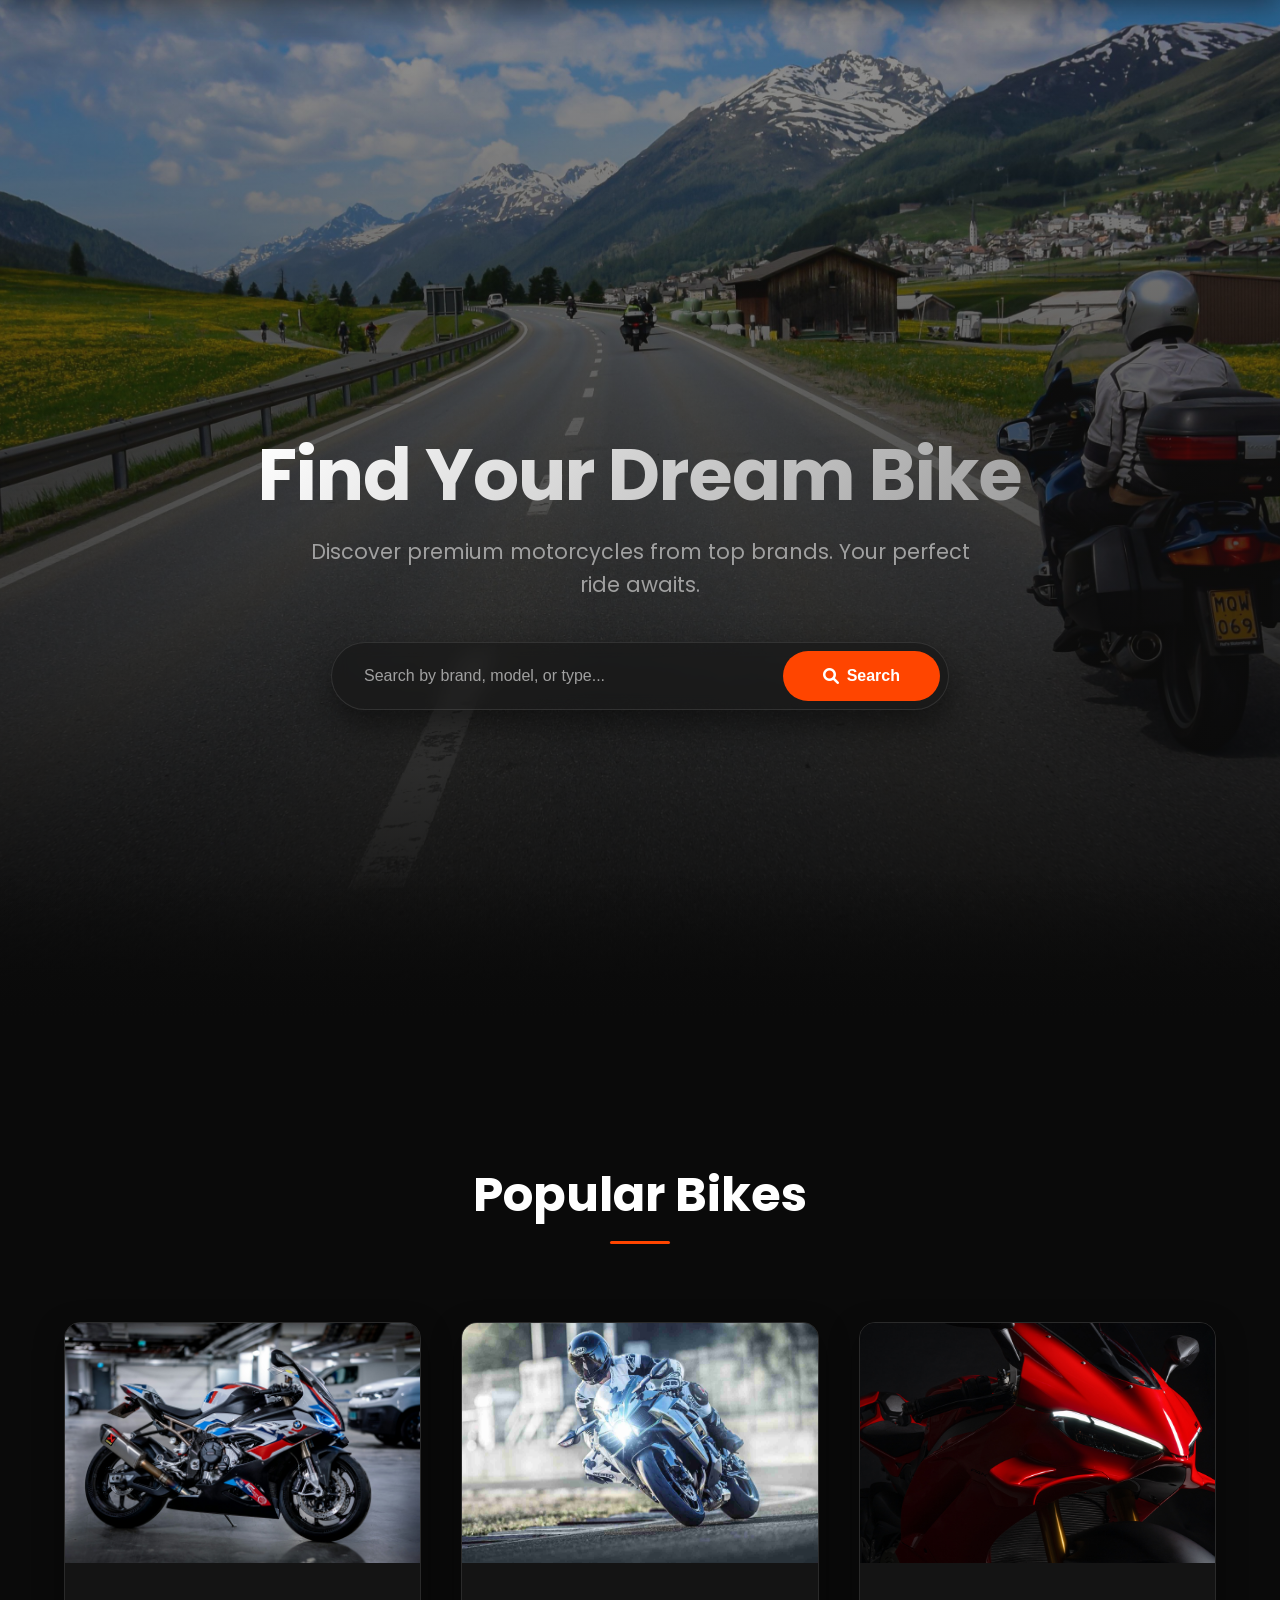
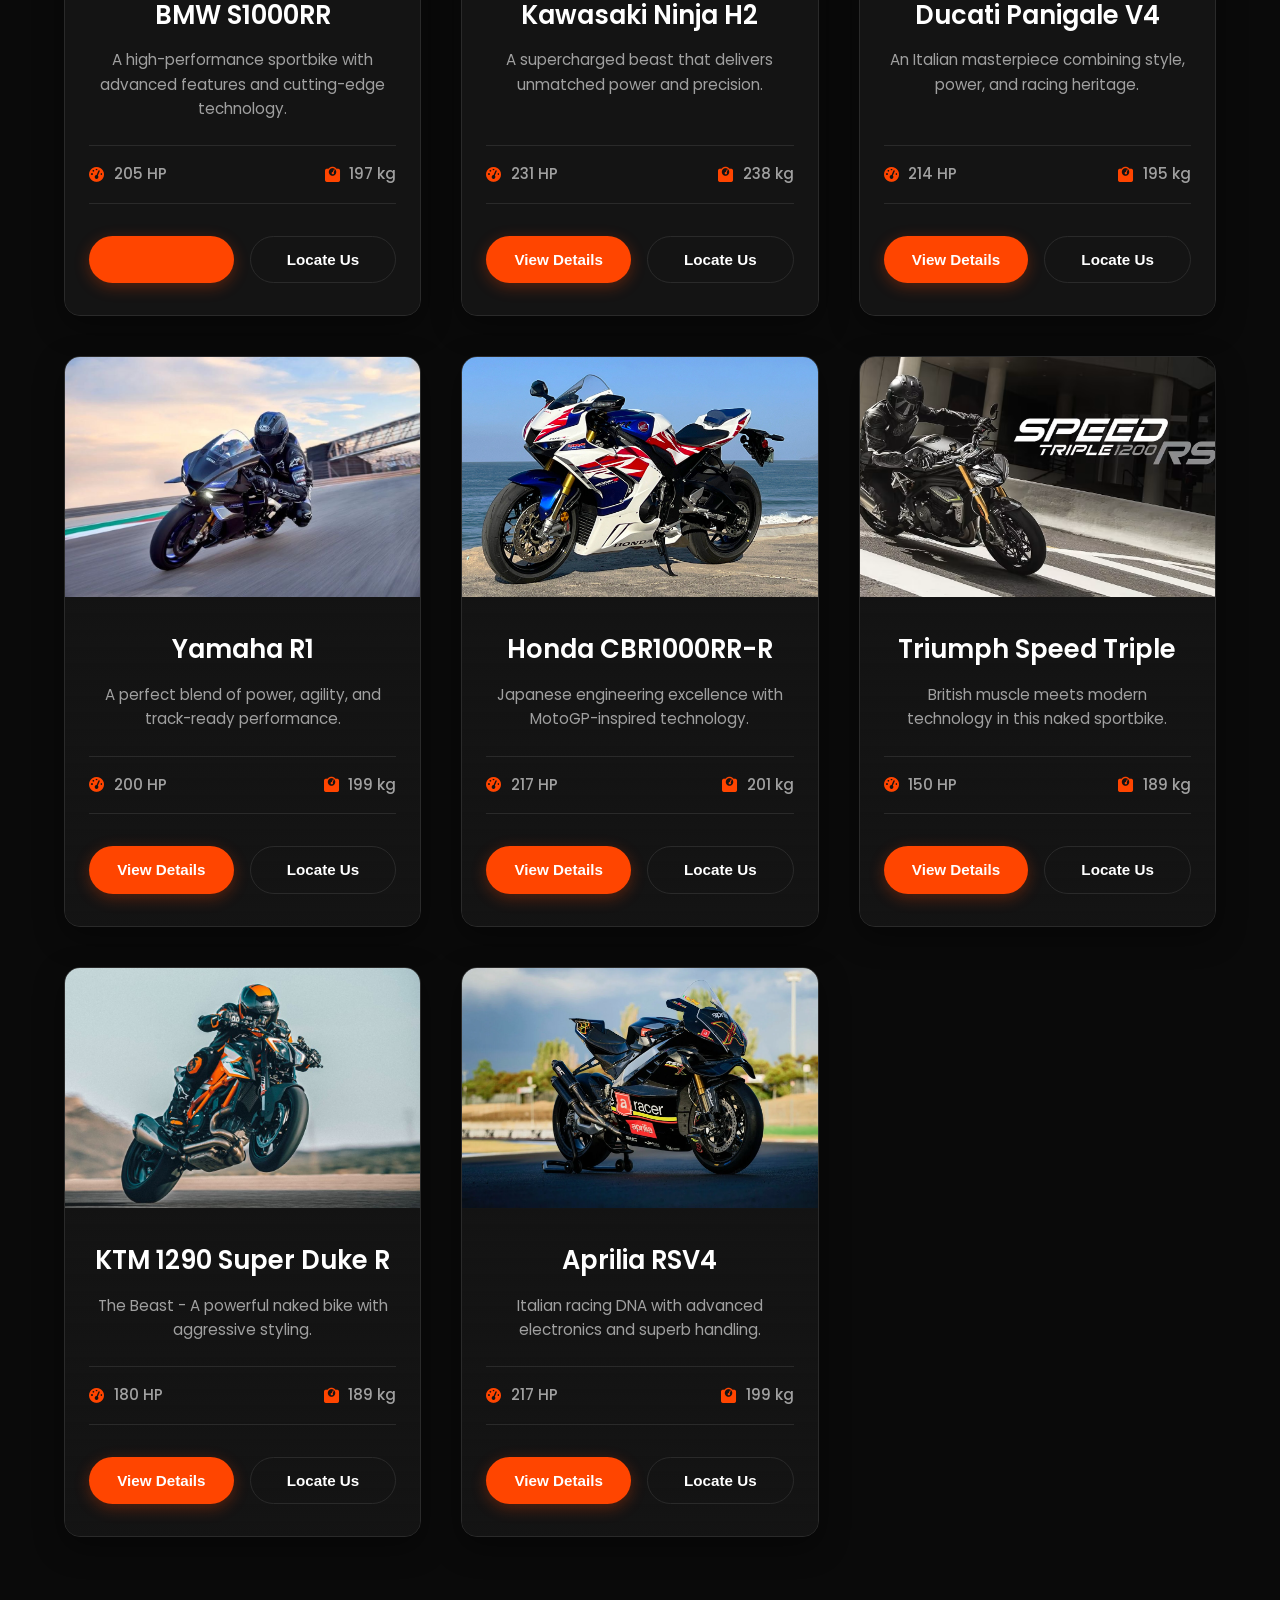
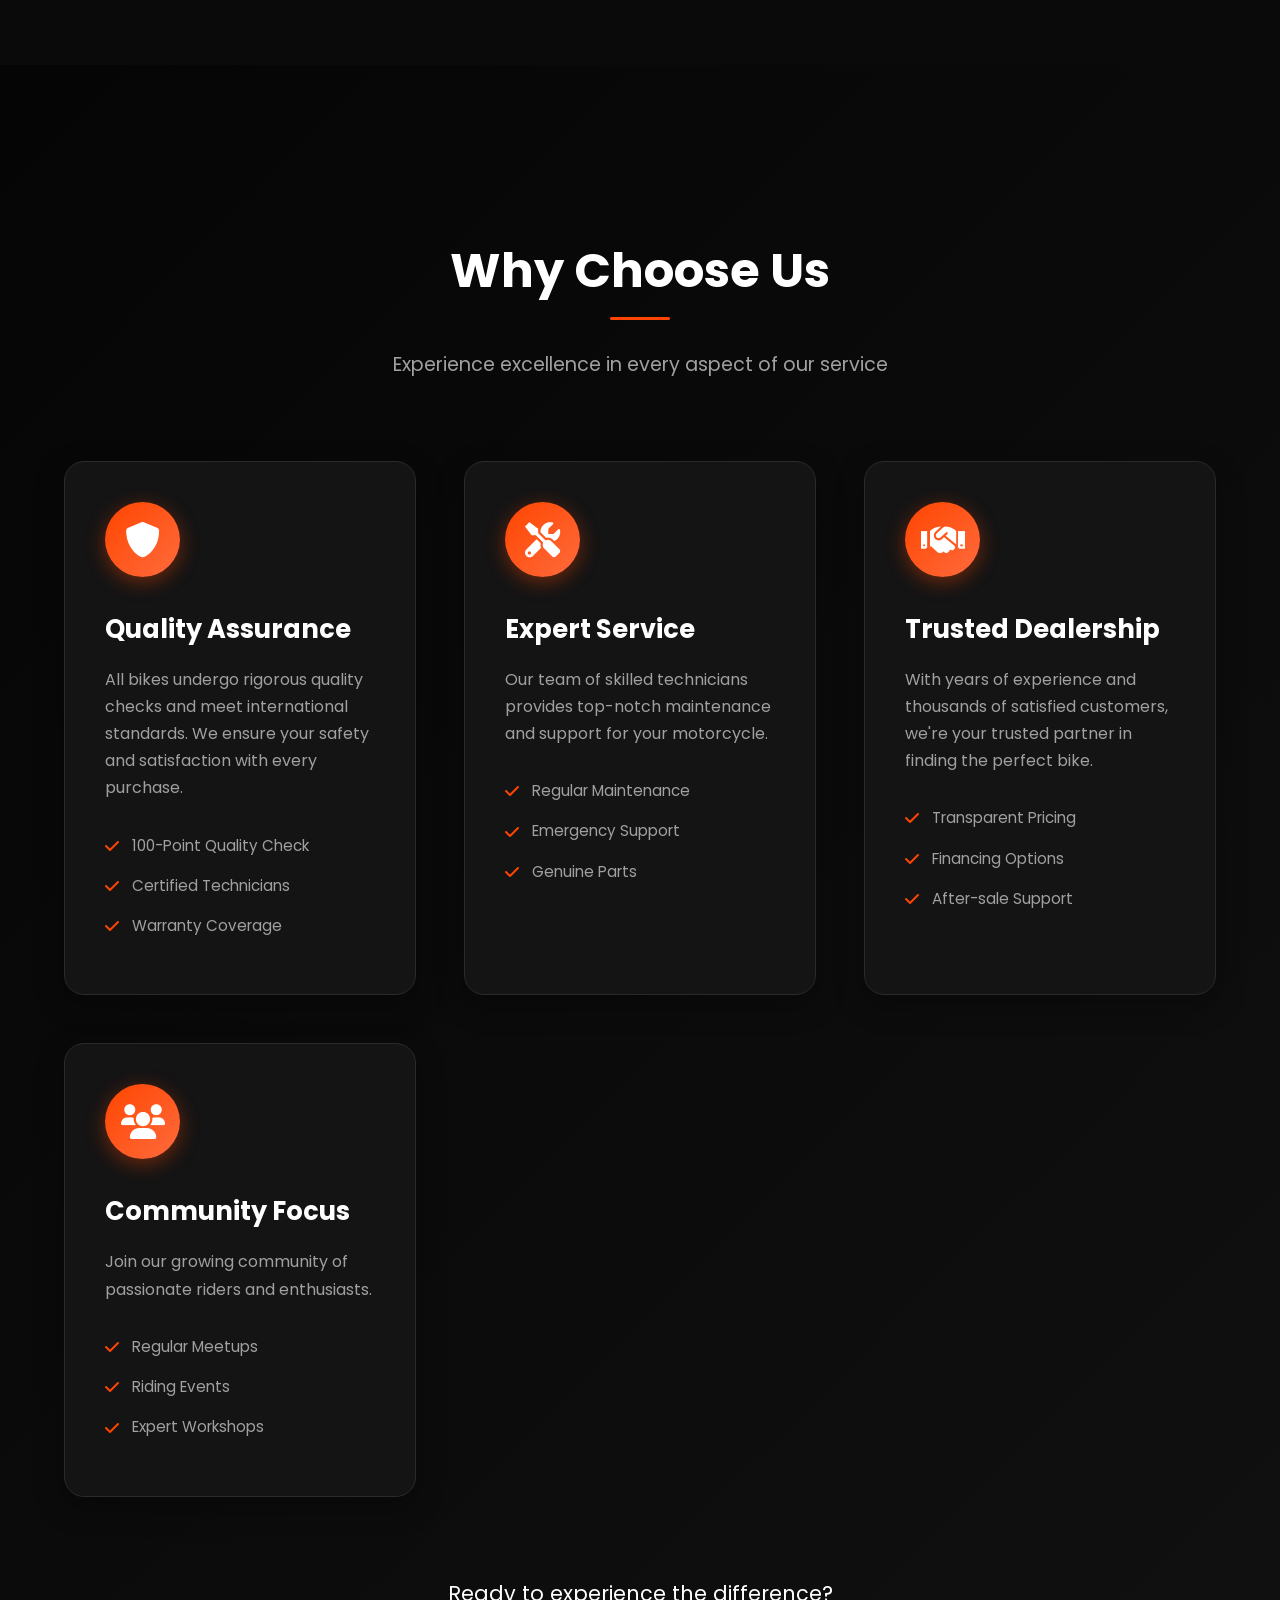
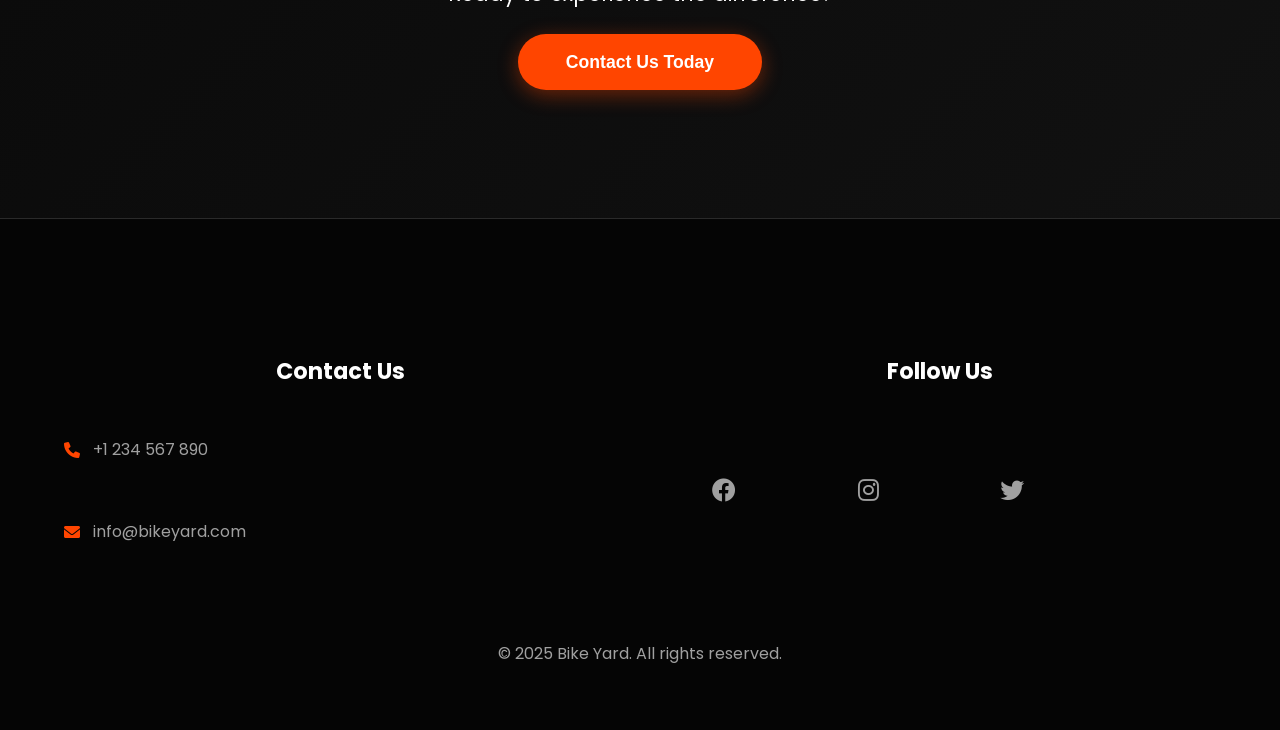
<file: index.html>
<!DOCTYPE html>
<html lang="en">
<head>
    <meta charset="UTF-8">
    <meta name="viewport" content="width=device-width, initial-scale=1.0">
    <meta name="description" content="Find your dream bike at Bike Yard - Browse through a variety of premium motorcycles including BMW, Kawasaki, Ducati, and Yamaha models.">
    <meta name="keywords" content="motorcycles, bikes, BMW, Kawasaki, Ducati, Yamaha, sport bikes, premium bikes">
    <title>Bike Yard | Find Your Dream Bike</title>
    
    <!-- Google Fonts -->
    <link rel="preconnect" href="https://fonts.googleapis.com">
    <link rel="preconnect" href="https://fonts.gstatic.com" crossorigin>
    <link href="https://fonts.googleapis.com/css2?family=Poppins:wght@400;500;600;700&display=swap" rel="stylesheet">
    
    <!-- Font Awesome -->
    <link rel="stylesheet" href="https://cdnjs.cloudflare.com/ajax/libs/font-awesome/6.0.0/css/all.min.css">
    
    <link rel="stylesheet" href="style.css">
    <script defer src="script.js"></script>
</head>
<body>
    <!-- Header Section -->
    <header>
        <div class="header-container">
            <div class="logo" aria-label="Bike Yard Logo">
                <i class="fas fa-motorcycle"></i>
                <span class="logo-text">BIKE YARD</span>
            </div>
        <nav aria-label="Main Navigation">
                <button class="menu-toggle" aria-label="Toggle Menu">§
                    <i class="fas fa-bars"></i>
                </button>
            <ul class="nav-links">
                    <li><a href="index.html" class="active"><i class="fas fa-home"></i> Home</a></li>
                    <li><a href="bikes.html"><i class="fas fa-motorcycle"></i> Bikes</a></li>
                    <li><a href="collection.html"><i class="fas fa-images"></i> Collection</a></li>
                    
                    <li><a href="contact.html"><i class="fas fa-envelope"></i> Contact</a></li>
            </ul>
        </nav>
            <div class="header-actions">
                <button class="btn-login">
                    <i class="fas fa-user"></i>
                    <span>Login</span>
                </button>

            </div>
        </div>
    </header>

    <!-- Hero Section -->
    <main>
        <section class="hero" aria-labelledby="hero-title">
            <div class="hero-content">
                <h1 id="hero-title">Find Your Dream Bike</h1>
                <p>Discover premium motorcycles from top brands. Your perfect ride awaits.</p>
                <div class="search-box" role="search">
                    <label for="search" class="visually-hidden">Search for your dream bike</label>
                    <input type="text" id="search" placeholder="Search by brand, model, or type...">
                    <button onclick="searchBike()" aria-label="Search for Bike">
                        <i class="fas fa-search"></i> Search
                    </button>
                </div>
            </div>
        </section>

        <!-- Popular Bikes Section -->
        <section class="popular-bikes" aria-labelledby="popular-bikes-title">
            <h2 id="popular-bikes-title">Popular Bikes</h2>
            <div class="bikes-container">
                <article class="bike-card">
                    <img src="images/bmw.jpeg" alt="BMW S1000RR" class="bike-image">
                    <div class="bike-info">
                        <h3>BMW S1000RR</h3>
                        <p>A high-performance sportbike with advanced features and cutting-edge technology.</p>
                        <div class="bike-specs">
                            <span><i class="fas fa-tachometer-alt"></i> 205 HP</span>
                            <span><i class="fas fa-weight"></i> 197 kg</span>
                        </div>
                        <div class="bike-actions">
                            <button class="btn-view"></button>
                            <button class="btn-locate">Locate Us</button>
                        </div>
                    </div>
                </article>
                <article class="bike-card">
                    <img src="images/kawasaki.jpg" alt="Kawasaki Ninja H2" class="bike-image">
                    <div class="bike-info">
                        <h3>Kawasaki Ninja H2</h3>
                        <p>A supercharged beast that delivers unmatched power and precision.</p>
                        <div class="bike-specs">
                            <span><i class="fas fa-tachometer-alt"></i> 231 HP</span>
                            <span><i class="fas fa-weight"></i> 238 kg</span>
                        </div>
                        <div class="bike-actions">
                            <button class="btn-view">View Details</button>
                            <button class="btn-locate">Locate Us</button>
                        </div>
                    </div>
                </article>
                <article class="bike-card">
                    <img src="images/ducati.jpg" alt="Ducati Panigale V4" class="bike-image">
                    <div class="bike-info">
                        <h3>Ducati Panigale V4</h3>
                        <p>An Italian masterpiece combining style, power, and racing heritage.</p>
                        <div class="bike-specs">
                            <span><i class="fas fa-tachometer-alt"></i> 214 HP</span>
                            <span><i class="fas fa-weight"></i> 195 kg</span>
                        </div>
                        <div class="bike-actions">
                            <button class="btn-view">View Details</button>
                            <button class="btn-locate">Locate Us</button>
                        </div>
                    </div>
                </article>
                <article class="bike-card">
                    <img src="images/yamaha.jpg" alt="Yamaha R1" class="bike-image">
                    <div class="bike-info">
                        <h3>Yamaha R1</h3>
                        <p>A perfect blend of power, agility, and track-ready performance.</p>
                        <div class="bike-specs">
                            <span><i class="fas fa-tachometer-alt"></i> 200 HP</span>
                            <span><i class="fas fa-weight"></i> 199 kg</span>
                        </div>
                        <div class="bike-actions">
                            <button class="btn-view">View Details</button>
                            <button class="btn-locate">Locate Us</button>
                        </div>
                    </div>
                </article>
                <article class="bike-card">
                    <img src="images/honda.jpg" alt="Honda CBR1000RR-R" class="bike-image">
                    <div class="bike-info">
                        <h3>Honda CBR1000RR-R</h3>
                        <p>Japanese engineering excellence with MotoGP-inspired technology.</p>
                        <div class="bike-specs">
                            <span><i class="fas fa-tachometer-alt"></i> 217 HP</span>
                            <span><i class="fas fa-weight"></i> 201 kg</span>
                        </div>
                        <div class="bike-actions">
                            <button class="btn-view">View Details</button>
                            <button class="btn-locate">Locate Us</button>
                        </div>
                    </div>
                </article>
                <article class="bike-card">
                    <img src="images/triumph.avif" alt="Triumph Speed Triple" class="bike-image">
                    <div class="bike-info">
                        <h3>Triumph Speed Triple</h3>
                        <p>British muscle meets modern technology in this naked sportbike.</p>
                        <div class="bike-specs">
                            <span><i class="fas fa-tachometer-alt"></i> 150 HP</span>
                            <span><i class="fas fa-weight"></i> 189 kg</span>
                        </div>
                        <div class="bike-actions">
                            <button class="btn-view">View Details</button>
                            <button class="btn-locate">Locate Us</button>
                        </div>
                    </div>
                </article>
                <article class="bike-card">
                    <img src="images/ktm.jpeg" alt="KTM 1290 Super Duke R" class="bike-image">
                    <div class="bike-info">
                        <h3>KTM 1290 Super Duke R</h3>
                        <p>The Beast - A powerful naked bike with aggressive styling.</p>
                        <div class="bike-specs">
                            <span><i class="fas fa-tachometer-alt"></i> 180 HP</span>
                            <span><i class="fas fa-weight"></i> 189 kg</span>
                        </div>
                        <div class="bike-actions">
                            <button class="btn-view">View Details</button>
                            <button class="btn-locate">Locate Us</button>
                        </div>
                    </div>
                </article>
                <article class="bike-card">
                    <img src="images/apriliarsv4.webp" alt="Aprilia RSV4" class="bike-image">
                    <div class="bike-info">
                        <h3>Aprilia RSV4</h3>
                        <p>Italian racing DNA with advanced electronics and superb handling.</p>
                        <div class="bike-specs">
                            <span><i class="fas fa-tachometer-alt"></i> 217 HP</span>
                            <span><i class="fas fa-weight"></i> 199 kg</span>
                        </div>
                        <div class="bike-actions">
                            <button class="btn-view">View Details</button>
                            <button class="btn-locate">Locate Us</button>
                        </div>
                    </div>
                </article>
            </div>
        </section>

        <!-- Features Section -->
        <section class="features" aria-labelledby="features-title">
            <div class="features-header">
                <h2 id="features-title">Why Choose Us</h2>
                <p class="features-subtitle">Experience excellence in every aspect of our service</p>
            </div>
            <div class="features-container">
                <div class="feature">
                    <div class="feature-icon">
                        <i class="fas fa-shield-alt"></i>
                    </div>
                    <div class="feature-content">
                        <h3>Quality Assurance</h3>
                        <p>All bikes undergo rigorous quality checks and meet international standards. We ensure your safety and satisfaction with every purchase.</p>
                        <ul class="feature-list">
                            <li><i class="fas fa-check"></i> 100-Point Quality Check</li>
                            <li><i class="fas fa-check"></i> Certified Technicians</li>
                            <li><i class="fas fa-check"></i> Warranty Coverage</li>
                        </ul>
                    </div>
                </div>
                <div class="feature">
                    <div class="feature-icon">
                        <i class="fas fa-tools"></i>
                    </div>
                    <div class="feature-content">
                        <h3>Expert Service</h3>
                        <p>Our team of skilled technicians provides top-notch maintenance and support for your motorcycle.</p>
                        <ul class="feature-list">
                            <li><i class="fas fa-check"></i> Regular Maintenance</li>
                            <li><i class="fas fa-check"></i> Emergency Support</li>
                            <li><i class="fas fa-check"></i> Genuine Parts</li>
                        </ul>
                    </div>
                </div>
                <div class="feature">
                    <div class="feature-icon">
                        <i class="fas fa-handshake"></i>
                    </div>
                    <div class="feature-content">
                        <h3>Trusted Dealership</h3>
                        <p>With years of experience and thousands of satisfied customers, we're your trusted partner in finding the perfect bike.</p>
                        <ul class="feature-list">
                            <li><i class="fas fa-check"></i> Transparent Pricing</li>
                            <li><i class="fas fa-check"></i> Financing Options</li>
                            <li><i class="fas fa-check"></i> After-sale Support</li>
                        </ul>
                    </div>
                </div>
                <div class="feature">
                    <div class="feature-icon">
                        <i class="fas fa-users"></i>
                    </div>
                    <div class="feature-content">
                        <h3>Community Focus</h3>
                        <p>Join our growing community of passionate riders and enthusiasts.</p>
                        <ul class="feature-list">
                            <li><i class="fas fa-check"></i> Regular Meetups</li>
                            <li><i class="fas fa-check"></i> Riding Events</li>
                            <li><i class="fas fa-check"></i> Expert Workshops</li>
                        </ul>
                    </div>
                </div>
            </div>
            <div class="features-cta">
                <p>Ready to experience the difference?</p>
                <button class="btn-primary">Contact Us Today</button>
            </div>
        </section>
    </main>

    <!-- Footer Section -->
    <footer>
        <div class="footer-content">
            <div class="footer-section">
                <h3>Contact Us</h3>
                <p><i class="fas fa-phone"></i> +1 234 567 890</p>
                <p><i class="fas fa-envelope"></i> info@bikeyard.com</p>
            </div>
            <div class="footer-section">
                <h3>Follow Us</h3>
                <div class="social-links">
                    <a href="#" aria-label="Facebook"><i class="fab fa-facebook"></i></a>
                    <a href="#" aria-label="Instagram"><i class="fab fa-instagram"></i></a>
                    <a href="#" aria-label="Twitter"><i class="fab fa-twitter"></i></a>
                </div>
            </div>
        </div>
        <div class="footer-bottom">
        <p>&copy; 2025 Bike Yard. All rights reserved.</p>
        </div>
    </footer>
</body>
</html>
</file>
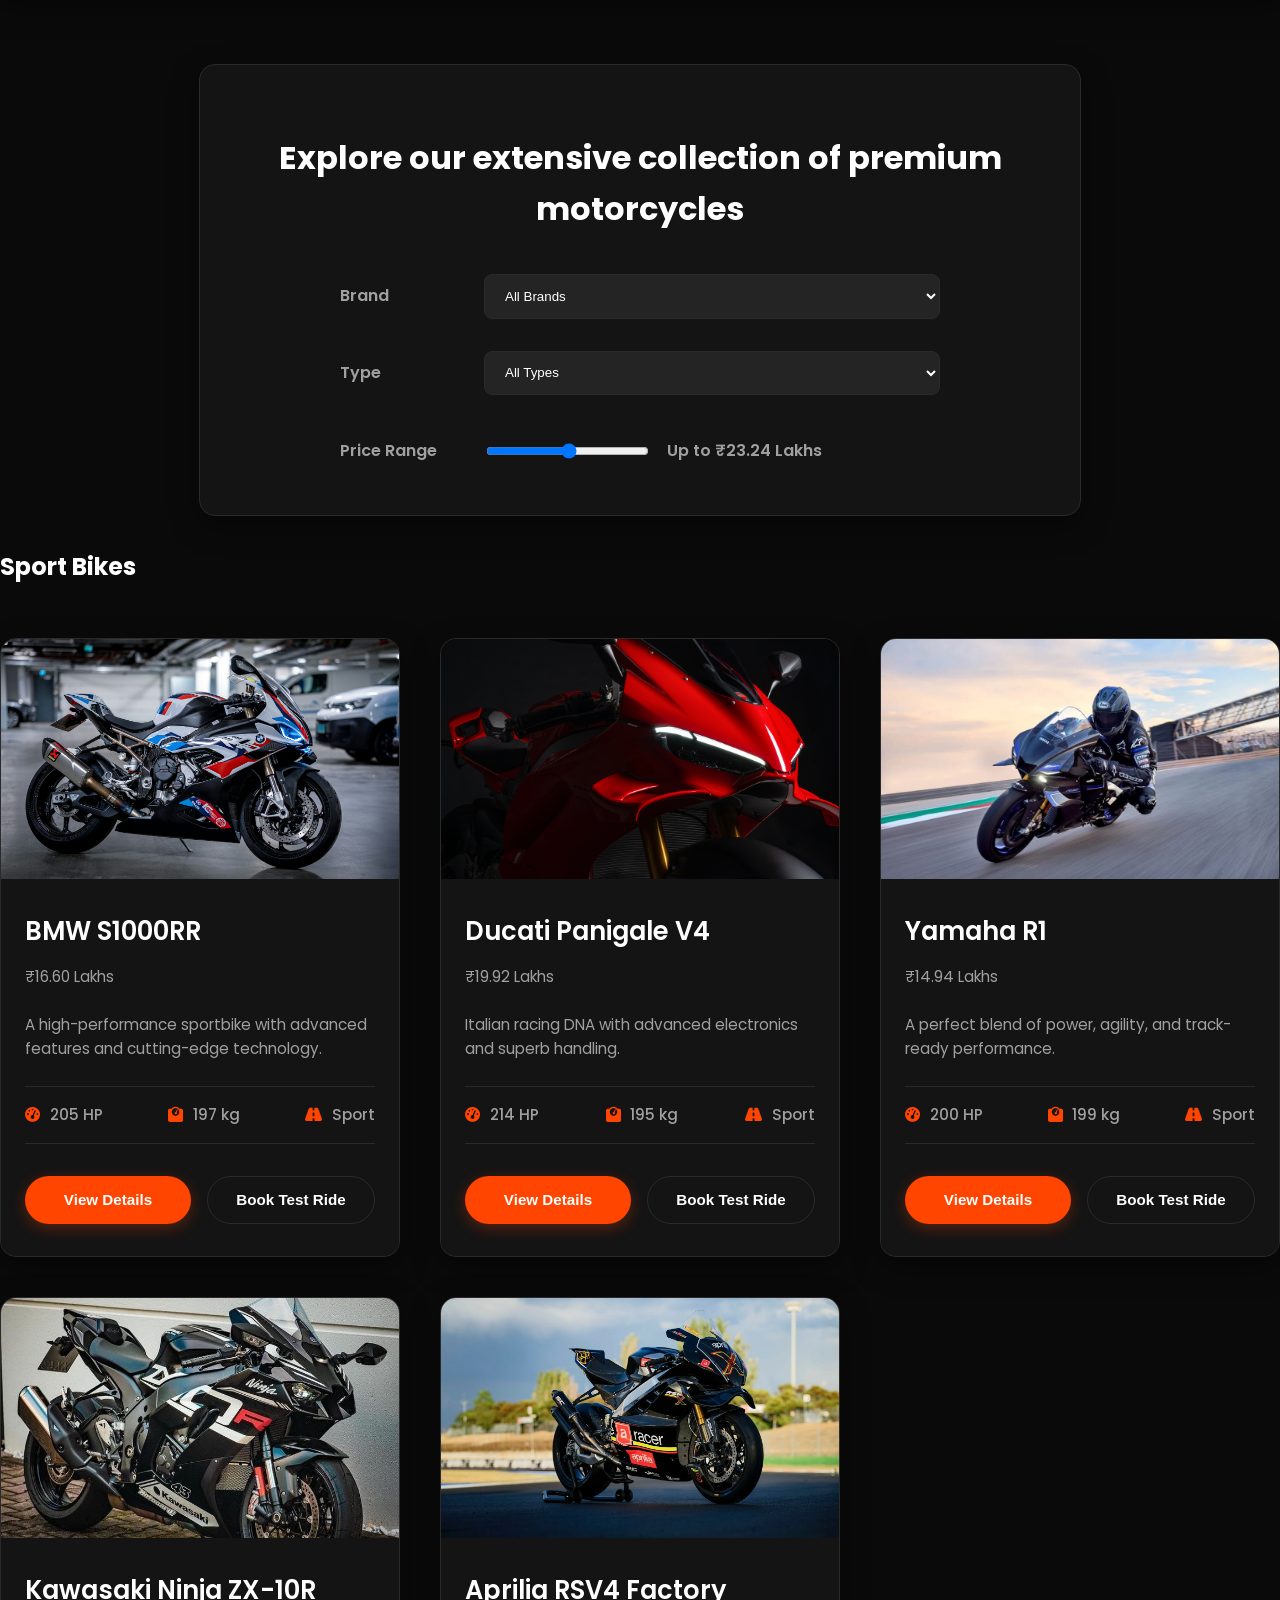
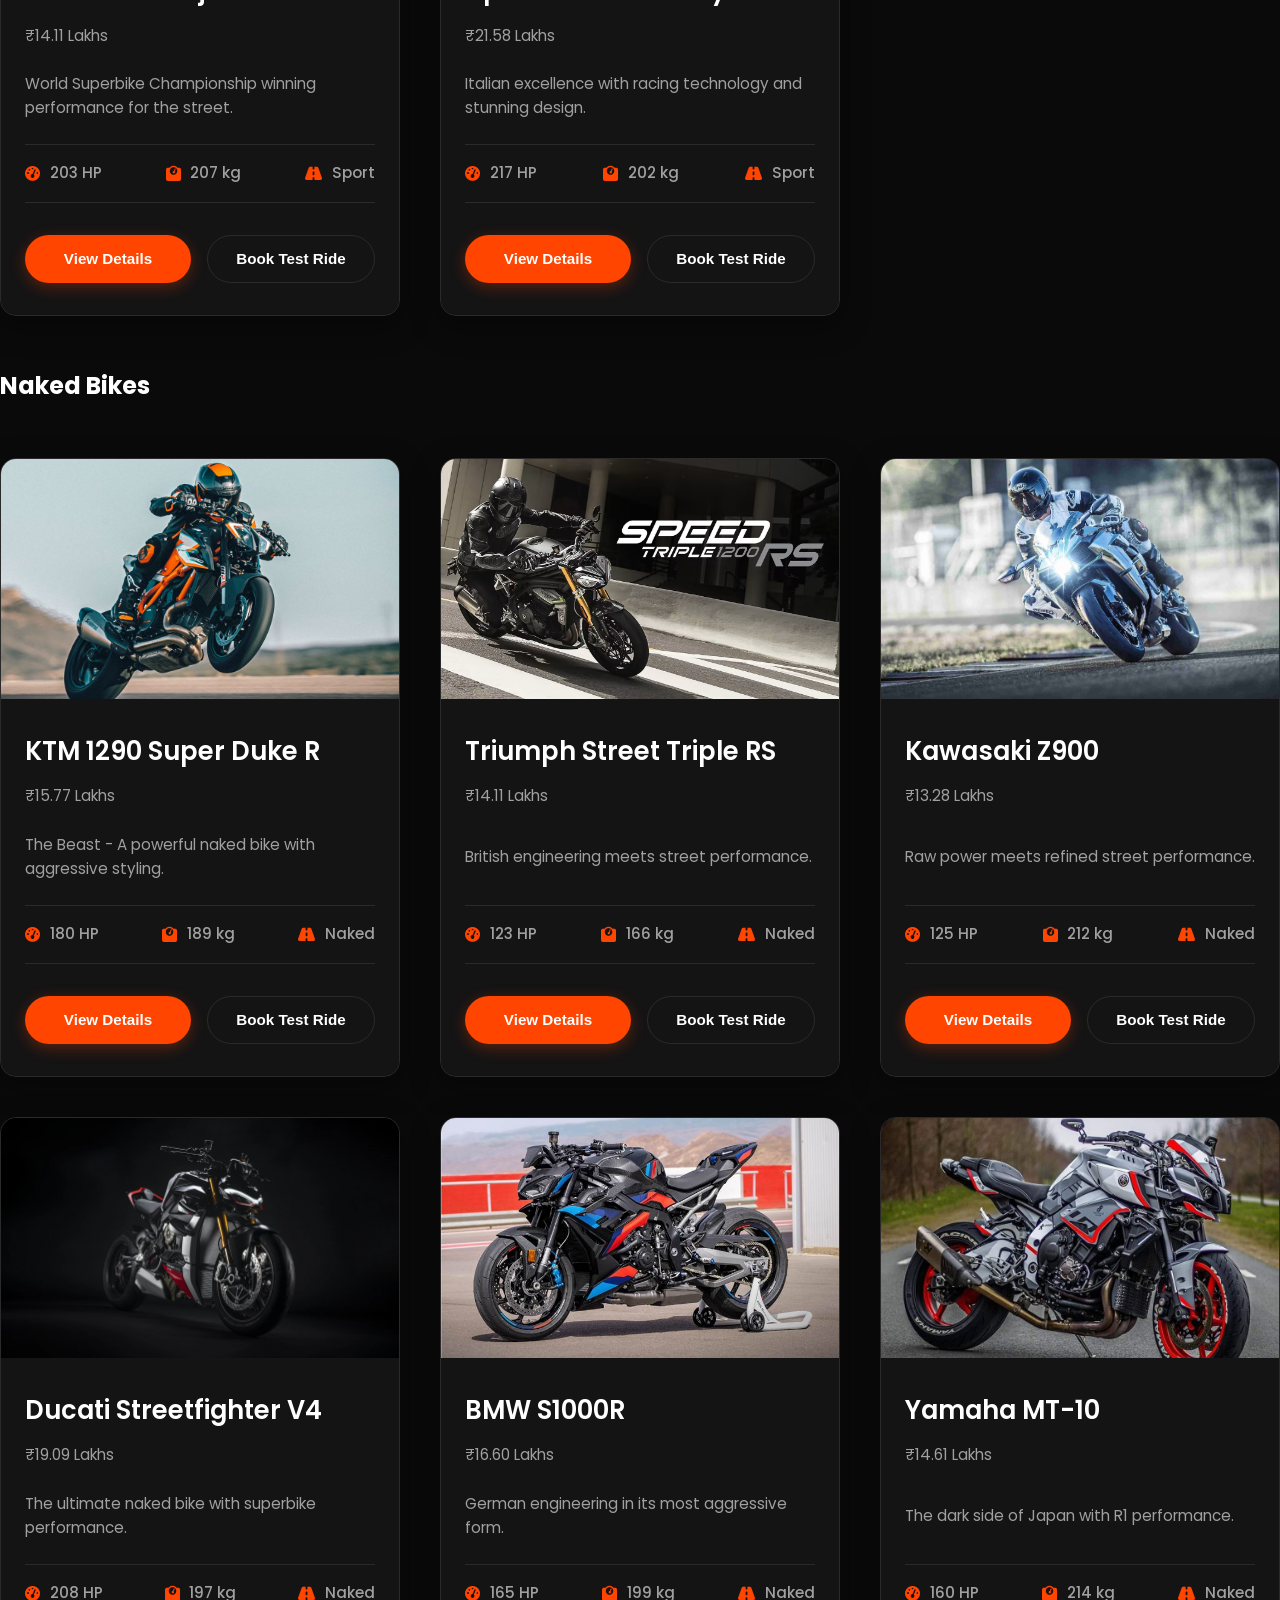
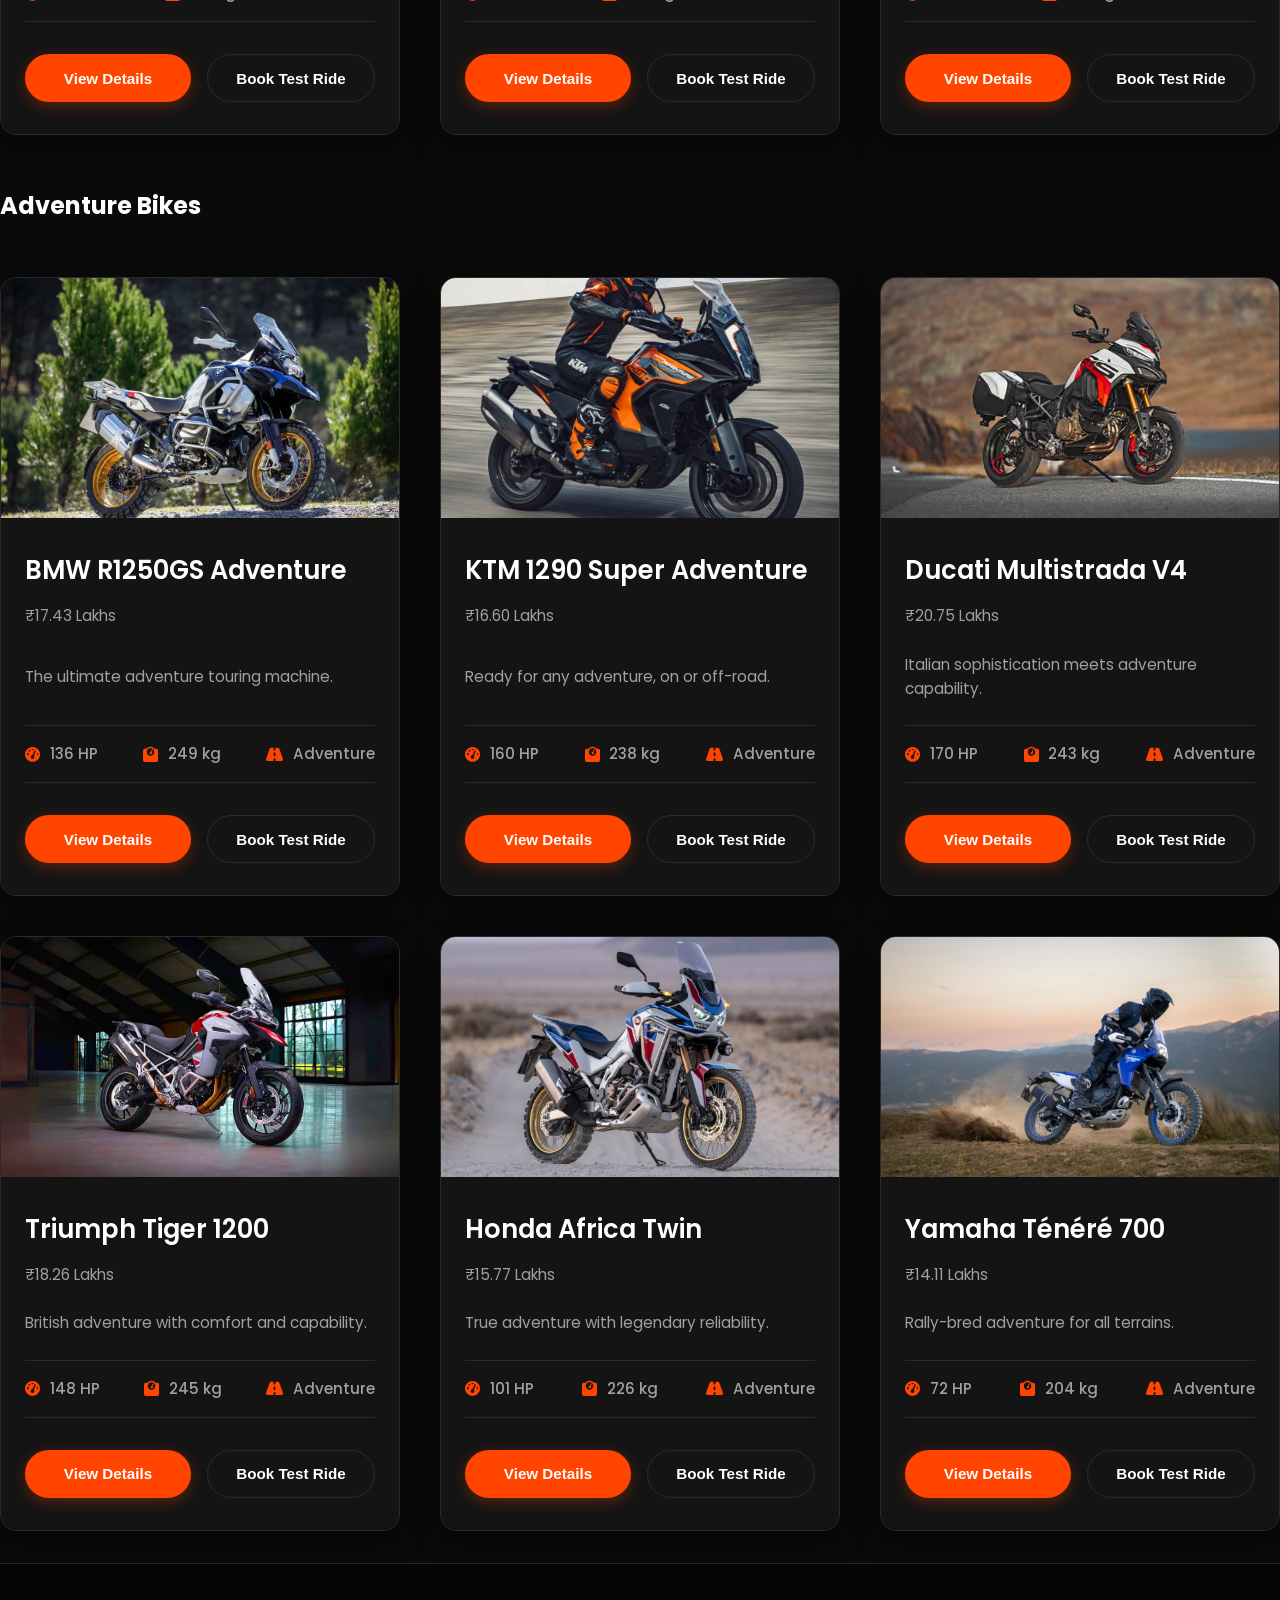
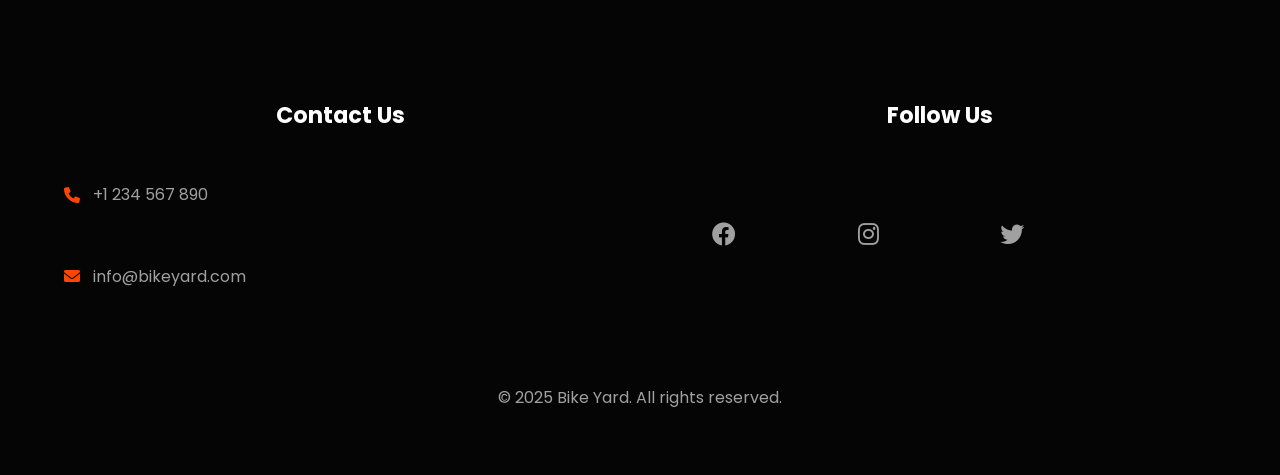
<file: bikes.html>
<!DOCTYPE html>
<html lang="en">
<head>
    <meta charset="UTF-8">
    <meta name="viewport" content="width=device-width, initial-scale=1.0">
    <meta name="description" content="Browse our extensive collection of premium motorcycles at Bike Yard">
    <meta name="keywords" content="motorcycles, bikes, BMW, Kawasaki, Ducati, Yamaha, sport bikes, premium bikes">
    <title>Our Bikes | Bike Yard</title>
    
    <!-- Google Fonts -->
    <link rel="preconnect" href="https://fonts.googleapis.com">
    <link rel="preconnect" href="https://fonts.gstatic.com" crossorigin>
    <link href="https://fonts.googleapis.com/css2?family=Poppins:wght@400;500;600;700&display=swap" rel="stylesheet">
    
    <!-- Font Awesome -->
    <link rel="stylesheet" href="https://cdnjs.cloudflare.com/ajax/libs/font-awesome/6.0.0/css/all.min.css">
    
    <link rel="stylesheet" href="style.css">
    <script defer src="script.js"></script>
</head>
<body>
    <!-- Header Section -->
    <header>
        <div class="header-container">
            <div class="logo" aria-label="Bike Yard Logo">
                <i class="fas fa-motorcycle"></i>
                <span class="logo-text">BIKE YARD</span>
            </div>
            <nav aria-label="Main Navigation">
                <button class="menu-toggle" aria-label="Toggle Menu">
                    <i class="fas fa-bars"></i>
                </button>
            <ul class="nav-links">
                    <li><a href="index.html"><i class="fas fa-home"></i> Home</a></li>
                    <li><a href="bikes.html" class="active"><i class="fas fa-motorcycle"></i> Bikes</a></li>
                    <li><a href="collection.html"><i class="fas fa-images"></i> Collection</a></li>
                    <li><a href="about.html"><i class="fas fa-info-circle"></i> About</a></li>
                    <li><a href="contact.html"><i class="fas fa-envelope"></i> Contact</a></li>
            </ul>
        </nav>
            <div class="header-actions">
                <button class="btn-login">
                    <i class="fas fa-user"></i>
                    <span>Login</span>
                </button>

            </div>
        </div>
    </header>

    <main>


        <!-- Filters Section -->
        <section class="filter-section">
            <h2>Explore our extensive collection of premium motorcycles</h2>
            <div class="filter-options">
                <div class="filter-group">
                    <label for="brand">Brand</label>
                    <select id="brand" name="brand">
                        <option value="all">All Brands</option>
                        <option value="bmw">BMW</option>
                        <option value="ducati">Ducati</option>
                        <option value="honda">Honda</option>
                        <option value="kawasaki">Kawasaki</option>
                        <option value="ktm">KTM</option>
                        <option value="yamaha">Yamaha</option>
                    </select>
                </div>
                <div class="filter-group">
                    <label for="type">Type</label>
                    <select id="type" name="type">
                        <option value="all">All Types</option>
                        <option value="sport">Sport</option>
                        <option value="naked">Naked</option>
                        <option value="adventure">Adventure</option>
                        <option value="cruiser">Cruiser</option>
                    </select>
                </div>
                <div class="filter-group">
                    <label for="price-range">Price Range</label>
                    <div class="price-range">
                        <input type="range" id="price-range" min="415000" max="4150000" step="83000" value="2282500">
                        <span>₹4.15 Lakhs - ₹41.50 Lakhs</span>
                    </div>
                </div>
            </div>
        </section>

        <!-- Bikes Grid Section -->
        <section class="bikes-grid">
            <!-- Sport Bikes -->
            <div class="category-section">
                <h2>Sport Bikes</h2>
                <div class="bikes-container">
                    <div class="bike-card">
                        <img src="images/bmw.jpeg" alt="BMW S1000RR" class="bike-image">
                        <div class="bike-info">
                            <h3>BMW S1000RR</h3>
                            <p class="bike-price">₹16.60 Lakhs</p>
                            <p>A high-performance sportbike with advanced features and cutting-edge technology.</p>
                            <div class="bike-specs">
                                <span><i class="fas fa-tachometer-alt"></i> 205 HP</span>
                                <span><i class="fas fa-weight"></i> 197 kg</span>
                                <span><i class="fas fa-road"></i> Sport</span>
                            </div>
                            <div class="bike-actions">
                                <button class="btn-view">View Details</button>
                                <button class="btn-book">Book Test Ride</button>
                            </div>
                        </div>
                    </div>

                    <div class="bike-card">
                        <img src="images/ducati.jpg" alt="Ducati Panigale V4" class="bike-image">
                        <div class="bike-info">
                            <h3>Ducati Panigale V4</h3>
                            <p class="bike-price">₹19.92 Lakhs</p>
                            <p>Italian racing DNA with advanced electronics and superb handling.</p>
                            <div class="bike-specs">
                                <span><i class="fas fa-tachometer-alt"></i> 214 HP</span>
                                <span><i class="fas fa-weight"></i> 195 kg</span>
                                <span><i class="fas fa-road"></i> Sport</span>
                            </div>
                            <div class="bike-actions">
                                <button class="btn-view">View Details</button>
                                <button class="btn-book">Book Test Ride</button>
                            </div>
                        </div>
                    </div>

                    <div class="bike-card">
                        <img src="images/yamaha.jpg" alt="Yamaha R1" class="bike-image">
                        <div class="bike-info">
                            <h3>Yamaha R1</h3>
                            <p class="bike-price">₹14.94 Lakhs</p>
                            <p>A perfect blend of power, agility, and track-ready performance.</p>
                            <div class="bike-specs">
                                <span><i class="fas fa-tachometer-alt"></i> 200 HP</span>
                                <span><i class="fas fa-weight"></i> 199 kg</span>
                                <span><i class="fas fa-road"></i> Sport</span>
                            </div>
                            <div class="bike-actions">
                                <button class="btn-view">View Details</button>
                                <button class="btn-book">Book Test Ride</button>
                            </div>
                        </div>
                    </div>

                    <div class="bike-card">
                        <img src="images/ninja-zx10r.jpg" alt="Kawasaki Ninja ZX-10R" class="bike-image">
                        <div class="bike-info">
                            <h3>Kawasaki Ninja ZX-10R</h3>
                            <p class="bike-price">₹14.11 Lakhs</p>
                            <p>World Superbike Championship winning performance for the street.</p>
                            <div class="bike-specs">
                                <span><i class="fas fa-tachometer-alt"></i> 203 HP</span>
                                <span><i class="fas fa-weight"></i> 207 kg</span>
                                <span><i class="fas fa-road"></i> Sport</span>
                            </div>
                            <div class="bike-actions">
                                <button class="btn-view">View Details</button>
                                <button class="btn-book">Book Test Ride</button>
                            </div>
                        </div>
                    </div>

                    <div class="bike-card">
                        <img src="images/apriliarsv4.webp" alt="Aprilia RSV4 Factory" class="bike-image">
                        <div class="bike-info">
                            <h3>Aprilia RSV4 Factory</h3>
                            <p class="bike-price">₹21.58 Lakhs</p>
                            <p>Italian excellence with racing technology and stunning design.</p>
                            <div class="bike-specs">
                                <span><i class="fas fa-tachometer-alt"></i> 217 HP</span>
                                <span><i class="fas fa-weight"></i> 202 kg</span>
                                <span><i class="fas fa-road"></i> Sport</span>
                            </div>
                            <div class="bike-actions">
                                <button class="btn-view">View Details</button>
                                <button class="btn-book">Book Test Ride</button>
                            </div>
                        </div>
                    </div>

                    <div class="bike-card">
                        <img src="images/honda.jpg" alt="Honda CBR1000RR-R" class="bike-image">
                        <div class="bike-info">
                            <h3>Honda CBR1000RR-R</h3>
                            <p class="bike-price">₹23.66 Lakhs</p>
                            <p>The ultimate expression of Honda racing technology.</p>
                            <div class="bike-specs">
                                <span><i class="fas fa-tachometer-alt"></i> 215 HP</span>
                                <span><i class="fas fa-weight"></i> 201 kg</span>
                                <span><i class="fas fa-road"></i> Sport</span>
                            </div>
                            <div class="bike-actions">
                                <button class="btn-view">View Details</button>
                                <button class="btn-book">Book Test Ride</button>
                            </div>
                        </div>
                    </div>
                </div>
            </div>

            <!-- Naked Bikes -->
            <div class="category-section">
                <h2>Naked Bikes</h2>
                <div class="bikes-container">
                    <div class="bike-card">
                        <img src="images/ktm.jpeg" alt="KTM 1290 Super Duke R" class="bike-image">
                        <div class="bike-info">
                            <h3>KTM 1290 Super Duke R</h3>
                            <p class="bike-price">₹15.77 Lakhs</p>
                            <p>The Beast - A powerful naked bike with aggressive styling.</p>
                            <div class="bike-specs">
                                <span><i class="fas fa-tachometer-alt"></i> 180 HP</span>
                                <span><i class="fas fa-weight"></i> 189 kg</span>
                                <span><i class="fas fa-road"></i> Naked</span>
                            </div>
                            <div class="bike-actions">
                                <button class="btn-view">View Details</button>
                                <button class="btn-book">Book Test Ride</button>
                            </div>
                        </div>
                    </div>

                    <div class="bike-card">
                        <img src="images/triumph.avif" alt="Triumph Street Triple RS" class="bike-image">
                        <div class="bike-info">
                            <h3>Triumph Street Triple RS</h3>
                            <p class="bike-price">₹14.11 Lakhs</p>
                            <p>British engineering meets street performance.</p>
                            <div class="bike-specs">
                                <span><i class="fas fa-tachometer-alt"></i> 123 HP</span>
                                <span><i class="fas fa-weight"></i> 166 kg</span>
                                <span><i class="fas fa-road"></i> Naked</span>
                            </div>
                            <div class="bike-actions">
                                <button class="btn-view">View Details</button>
                                <button class="btn-book">Book Test Ride</button>
                            </div>
                        </div>
                    </div>

                    <div class="bike-card">
                        <img src="images/kawasaki.jpg" alt="Kawasaki Z900" class="bike-image">
                        <div class="bike-info">
                            <h3>Kawasaki Z900</h3>
                            <p class="bike-price">₹13.28 Lakhs</p>
                            <p>Raw power meets refined street performance.</p>
                            <div class="bike-specs">
                                <span><i class="fas fa-tachometer-alt"></i> 125 HP</span>
                                <span><i class="fas fa-weight"></i> 212 kg</span>
                                <span><i class="fas fa-road"></i> Naked</span>
                            </div>
                            <div class="bike-actions">
                                <button class="btn-view">View Details</button>
                                <button class="btn-book">Book Test Ride</button>
                            </div>
                        </div>
                    </div>

                    <div class="bike-card">
                        <img src="images/streetfighter.webp" alt="Ducati Streetfighter V4" class="bike-image">
                        <div class="bike-info">
                            <h3>Ducati Streetfighter V4</h3>
                            <p class="bike-price">₹19.09 Lakhs</p>
                            <p>The ultimate naked bike with superbike performance.</p>
                            <div class="bike-specs">
                                <span><i class="fas fa-tachometer-alt"></i> 208 HP</span>
                                <span><i class="fas fa-weight"></i> 197 kg</span>
                                <span><i class="fas fa-road"></i> Naked</span>
                            </div>
                            <div class="bike-actions">
                                <button class="btn-view">View Details</button>
                                <button class="btn-book">Book Test Ride</button>
                            </div>
                        </div>
                    </div>

                    <div class="bike-card">
                        <img src="images/s1000r.jpg" alt="BMW S1000R" class="bike-image">
                        <div class="bike-info">
                            <h3>BMW S1000R</h3>
                            <p class="bike-price">₹16.60 Lakhs</p>
                            <p>German engineering in its most aggressive form.</p>
                            <div class="bike-specs">
                                <span><i class="fas fa-tachometer-alt"></i> 165 HP</span>
                                <span><i class="fas fa-weight"></i> 199 kg</span>
                                <span><i class="fas fa-road"></i> Naked</span>
                            </div>
                            <div class="bike-actions">
                                <button class="btn-view">View Details</button>
                                <button class="btn-book">Book Test Ride</button>
                            </div>
                        </div>
                    </div>

                    <div class="bike-card">
                        <img src="images/mt10.jpg" alt="Yamaha MT-10" class="bike-image">
                        <div class="bike-info">
                            <h3>Yamaha MT-10</h3>
                            <p class="bike-price">₹14.61 Lakhs</p>
                            <p>The dark side of Japan with R1 performance.</p>
                            <div class="bike-specs">
                                <span><i class="fas fa-tachometer-alt"></i> 160 HP</span>
                                <span><i class="fas fa-weight"></i> 214 kg</span>
                                <span><i class="fas fa-road"></i> Naked</span>
                            </div>
                            <div class="bike-actions">
                                <button class="btn-view">View Details</button>
                                <button class="btn-book">Book Test Ride</button>
                            </div>
                        </div>
                    </div>
                </div>
            </div>

            <!-- Adventure Bikes -->
            <div class="category-section">
                <h2>Adventure Bikes</h2>
                <div class="bikes-container">
                    <div class="bike-card">
                        <img src="images/bmw-gs.jpg" alt="BMW R1250GS Adventure" class="bike-image">
                        <div class="bike-info">
                            <h3>BMW R1250GS Adventure</h3>
                            <p class="bike-price">₹17.43 Lakhs</p>
                            <p>The ultimate adventure touring machine.</p>
                            <div class="bike-specs">
                                <span><i class="fas fa-tachometer-alt"></i> 136 HP</span>
                                <span><i class="fas fa-weight"></i> 249 kg</span>
                                <span><i class="fas fa-road"></i> Adventure</span>
                            </div>
                            <div class="bike-actions">
                                <button class="btn-view">View Details</button>
                                <button class="btn-book">Book Test Ride</button>
                            </div>
                        </div>
                    </div>

                    <div class="bike-card">
                        <img src="images/ktm-adv.jpeg" alt="KTM 1290 Super Adventure" class="bike-image">
                        <div class="bike-info">
                            <h3>KTM 1290 Super Adventure</h3>
                            <p class="bike-price">₹16.60 Lakhs</p>
                            <p>Ready for any adventure, on or off-road.</p>
                            <div class="bike-specs">
                                <span><i class="fas fa-tachometer-alt"></i> 160 HP</span>
                                <span><i class="fas fa-weight"></i> 238 kg</span>
                                <span><i class="fas fa-road"></i> Adventure</span>
                            </div>
                            <div class="bike-actions">
                                <button class="btn-view">View Details</button>
                                <button class="btn-book">Book Test Ride</button>
                            </div>
                        </div>
                    </div>

                    <div class="bike-card">
                        <img src="images/multistrada.avif" alt="Ducati Multistrada V4" class="bike-image">
                        <div class="bike-info">
                            <h3>Ducati Multistrada V4</h3>
                            <p class="bike-price">₹20.75 Lakhs</p>
                            <p>Italian sophistication meets adventure capability.</p>
                            <div class="bike-specs">
                                <span><i class="fas fa-tachometer-alt"></i> 170 HP</span>
                                <span><i class="fas fa-weight"></i> 243 kg</span>
                                <span><i class="fas fa-road"></i> Adventure</span>
                            </div>
                            <div class="bike-actions">
                                <button class="btn-view">View Details</button>
                                <button class="btn-book">Book Test Ride</button>
                            </div>
                        </div>
                    </div>

                    <div class="bike-card">
                        <img src="images/tiger1200.avif" alt="Triumph Tiger 1200" class="bike-image">
                        <div class="bike-info">
                            <h3>Triumph Tiger 1200</h3>
                            <p class="bike-price">₹18.26 Lakhs</p>
                            <p>British adventure with comfort and capability.</p>
                            <div class="bike-specs">
                                <span><i class="fas fa-tachometer-alt"></i> 148 HP</span>
                                <span><i class="fas fa-weight"></i> 245 kg</span>
                                <span><i class="fas fa-road"></i> Adventure</span>
                            </div>
                            <div class="bike-actions">
                                <button class="btn-view">View Details</button>
                                <button class="btn-book">Book Test Ride</button>
                            </div>
                        </div>
                    </div>

                    <div class="bike-card">
                        <img src="images/africa-twin.jpg" alt="Honda Africa Twin" class="bike-image">
                        <div class="bike-info">
                            <h3>Honda Africa Twin</h3>
                            <p class="bike-price">₹15.77 Lakhs</p>
                            <p>True adventure with legendary reliability.</p>
                            <div class="bike-specs">
                                <span><i class="fas fa-tachometer-alt"></i> 101 HP</span>
                                <span><i class="fas fa-weight"></i> 226 kg</span>
                                <span><i class="fas fa-road"></i> Adventure</span>
                            </div>
                            <div class="bike-actions">
                                <button class="btn-view">View Details</button>
                                <button class="btn-book">Book Test Ride</button>
                            </div>
                        </div>
                    </div>

                    <div class="bike-card">
                        <img src="images/tenere700.jpg" alt="Yamaha Ténéré 700" class="bike-image">
                        <div class="bike-info">
                            <h3>Yamaha Ténéré 700</h3>
                            <p class="bike-price">₹14.11 Lakhs</p>
                            <p>Rally-bred adventure for all terrains.</p>
                            <div class="bike-specs">
                                <span><i class="fas fa-tachometer-alt"></i> 72 HP</span>
                                <span><i class="fas fa-weight"></i> 204 kg</span>
                                <span><i class="fas fa-road"></i> Adventure</span>
                            </div>
                            <div class="bike-actions">
                                <button class="btn-view">View Details</button>
                                <button class="btn-book">Book Test Ride</button>
                            </div>
                        </div>
                    </div>
                </div>
            </div>
    </section>
    </main>

    <footer>
        <div class="footer-content">
            <div class="footer-section">
                <h3>Contact Us</h3>
                <p><i class="fas fa-phone"></i> +1 234 567 890</p>
                <p><i class="fas fa-envelope"></i> info@bikeyard.com</p>
            </div>
            <div class="footer-section">
                <h3>Follow Us</h3>
                <div class="social-links">
                    <a href="#" aria-label="Facebook"><i class="fab fa-facebook"></i></a>
                    <a href="#" aria-label="Instagram"><i class="fab fa-instagram"></i></a>
                    <a href="#" aria-label="Twitter"><i class="fab fa-twitter"></i></a>
                </div>
            </div>
        </div>
        <div class="footer-bottom">
            <p>&copy; 2025 Bike Yard. All rights reserved.</p>
        </div>
    </footer>
</body>
</html>
</file>
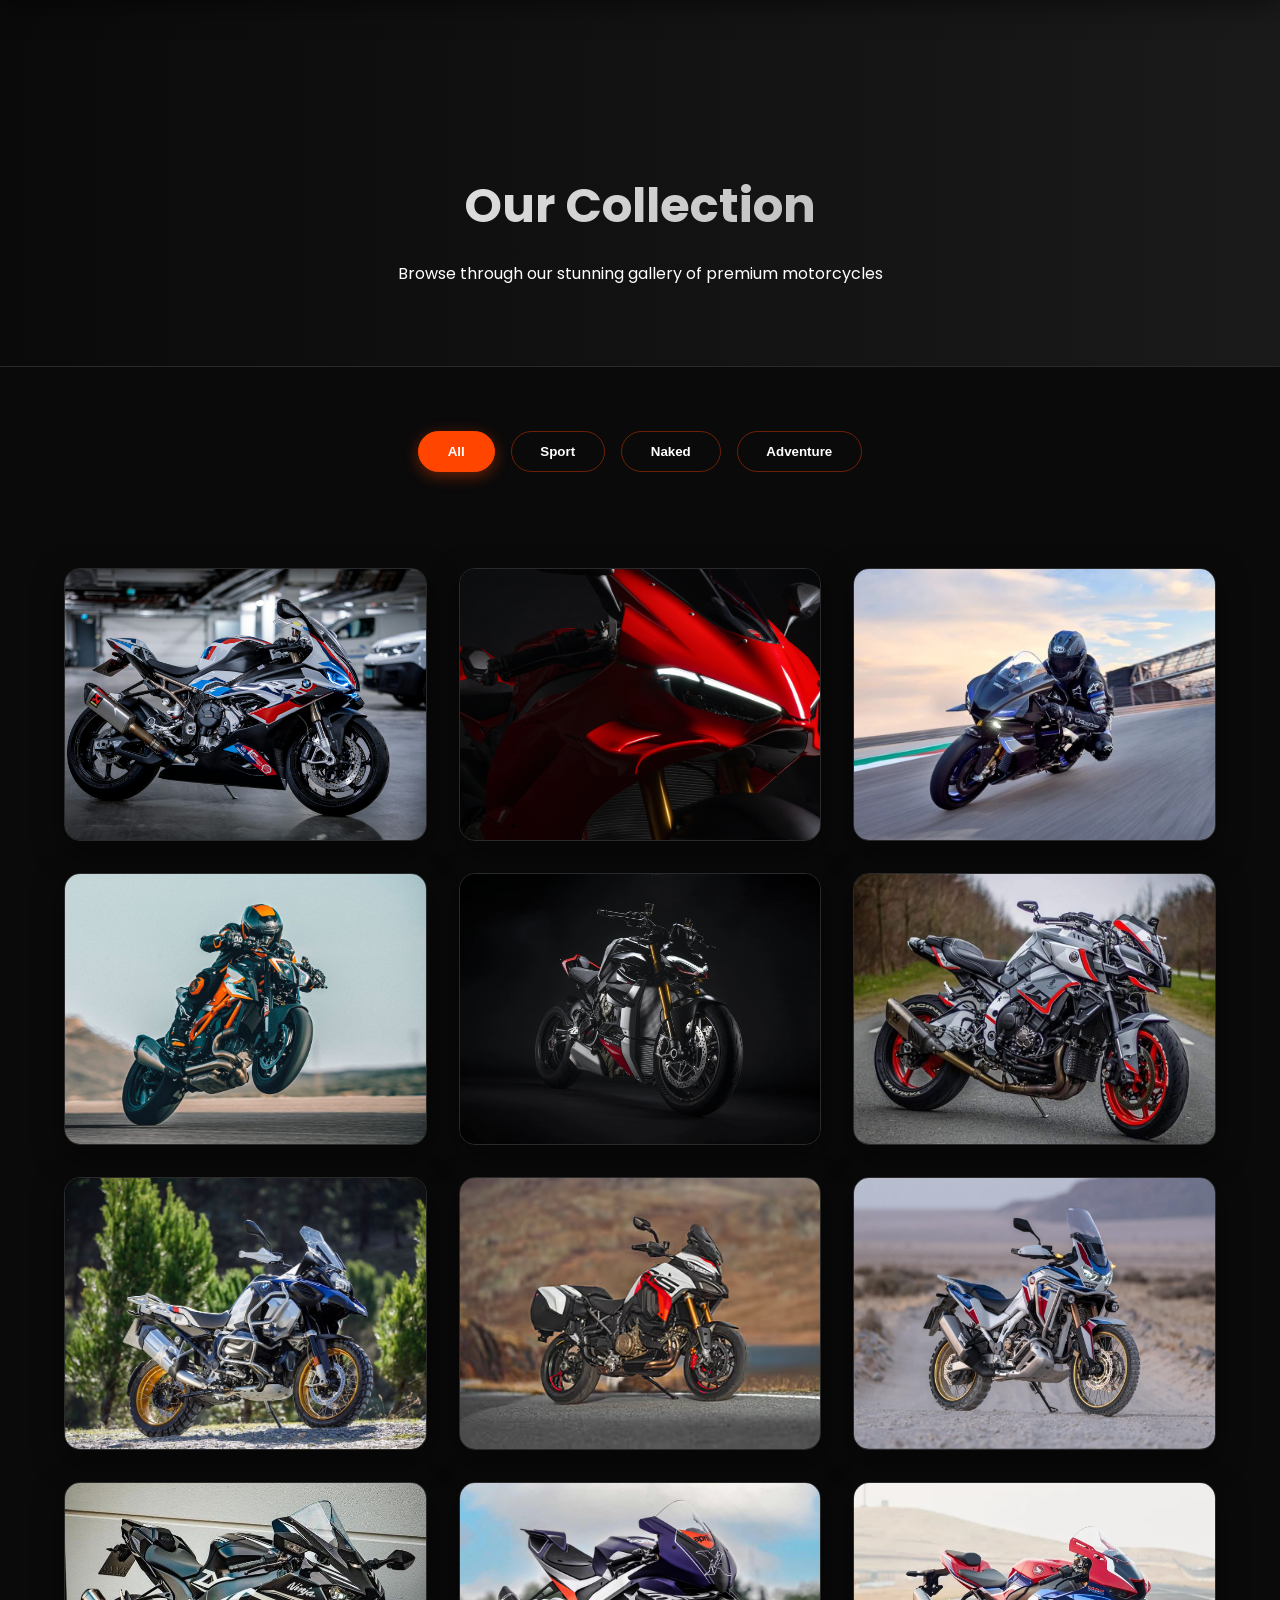
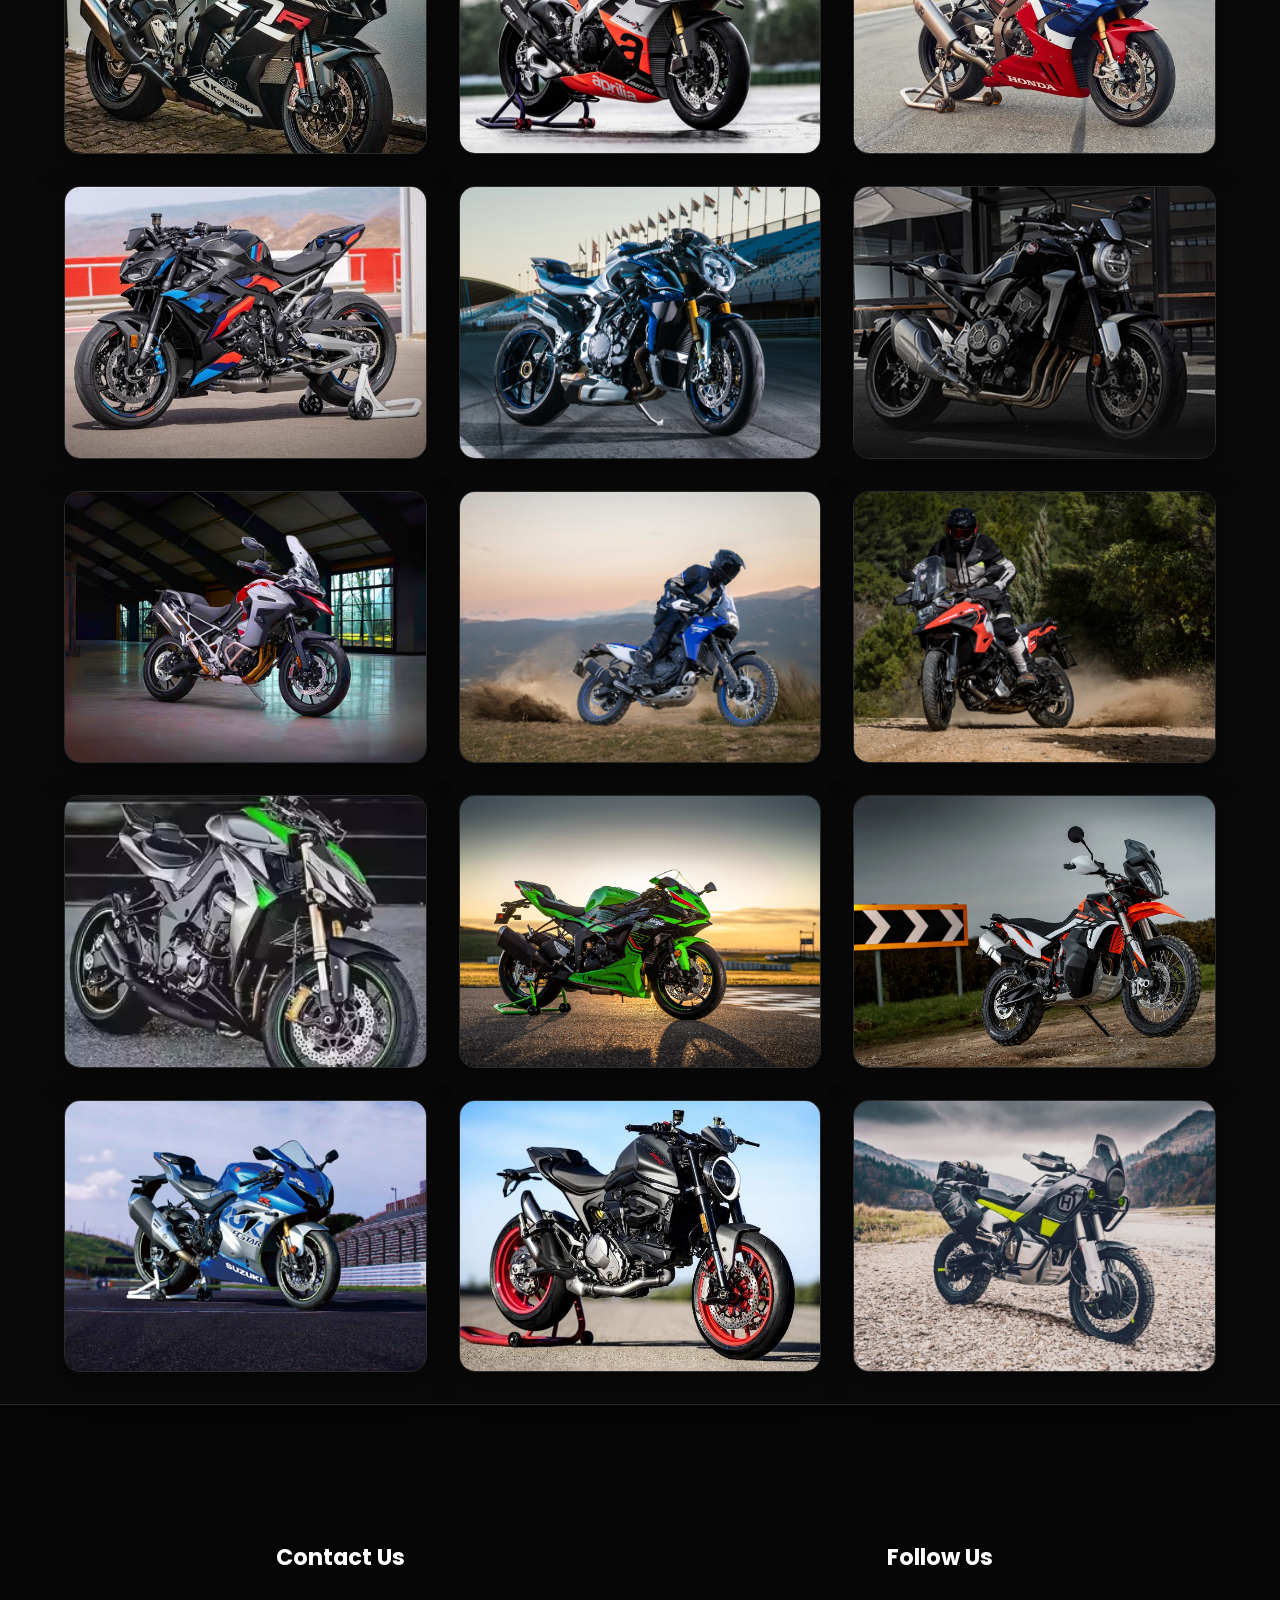
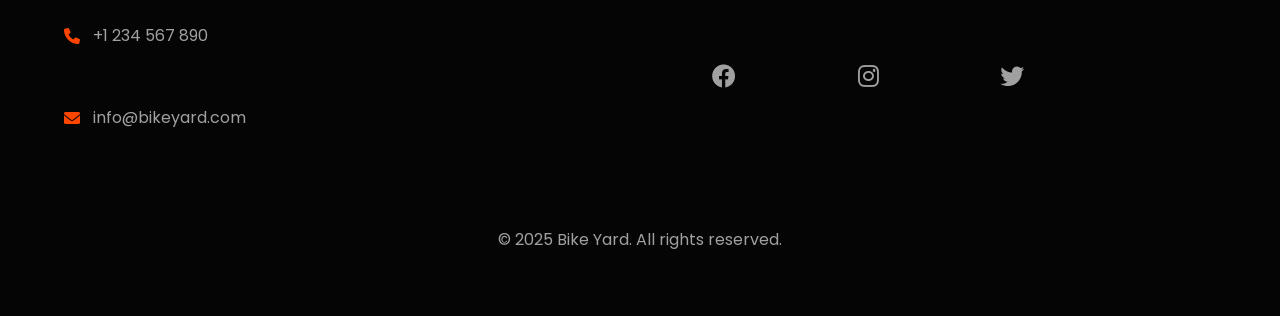
<file: collection.html>
<!DOCTYPE html>
<html lang="en">
<head>
    <meta charset="UTF-8">
    <meta name="viewport" content="width=device-width, initial-scale=1.0">
    <meta name="description" content="View our stunning collection of motorcycles at Bike Yard">
    <meta name="keywords" content="motorcycle collection, bike gallery, premium bikes, motorcycle showcase">
    <title>Collection | Bike Yard</title>
    
    <!-- Google Fonts -->
    <link rel="preconnect" href="https://fonts.googleapis.com">
    <link rel="preconnect" href="https://fonts.gstatic.com" crossorigin>
    <link href="https://fonts.googleapis.com/css2?family=Poppins:wght@400;500;600;700&display=swap" rel="stylesheet">
    
    <!-- Font Awesome -->
    <link rel="stylesheet" href="https://cdnjs.cloudflare.com/ajax/libs/font-awesome/6.0.0/css/all.min.css">
    
    <link rel="stylesheet" href="style.css">
    <script defer src="script.js"></script>
</head>
<body>
    <!-- Header Section -->
    <header>
        <div class="header-container">
            <div class="logo" aria-label="Bike Yard Logo">
                <i class="fas fa-motorcycle"></i>
                <span class="logo-text">BIKE YARD</span>
            </div>
            <nav aria-label="Main Navigation">
                <button class="menu-toggle" aria-label="Toggle Menu">
                    <i class="fas fa-bars"></i>
                </button>
                <ul class="nav-links">
                    <li><a href="index.html"><i class="fas fa-home"></i> Home</a></li>
                    <li><a href="bikes.html"><i class="fas fa-motorcycle"></i> Bikes</a></li>
                    <li><a href="collection.html" class="active"><i class="fas fa-images"></i> Collection</a></li>
                    <li><a href="about.html"><i class="fas fa-info-circle"></i> About</a></li>
                    <li><a href="contact.html"><i class="fas fa-envelope"></i> Contact</a></li>
                </ul>
            </nav>
            <div class="header-actions">
                <button class="btn-login">
                    <i class="fas fa-user"></i>
                    <span>Login</span>
                </button>

            </div>
        </div>
    </header>

    <main>
        <section class="page-header">
            <h1>Our Collection</h1>
            <p>Browse through our stunning gallery of premium motorcycles</p>
        </section>

        <!-- Gallery Controls -->
        <section class="gallery-controls">
            <div class="gallery-filters">
                <button class="filter-btn active" data-filter="all">All</button>
                <button class="filter-btn" data-filter="sport">Sport</button>
                <button class="filter-btn" data-filter="naked">Naked</button>
                <button class="filter-btn" data-filter="adventure">Adventure</button>
            </div>
        </section>

        <!-- Gallery Grid -->
        <section class="gallery-grid">
            <!-- Sport Bikes -->
            <div class="gallery-item sport">
                <img src="images/bmw.jpeg" alt="BMW S1000RR">
                <div class="gallery-overlay">
                    <h3>BMW S1000RR</h3>
                    <p>₹16.60 Lakhs</p>
                    <button class="btn-view">View Details</button>
                </div>
            </div>

            <div class="gallery-item sport">
                <img src="images/ducati.jpg" alt="Ducati Panigale V4">
                <div class="gallery-overlay">
                    <h3>Ducati Panigale V4</h3>
                    <p>₹19.92 Lakhs</p>
                    <button class="btn-view">View Details</button>
                </div>
            </div>

            <div class="gallery-item sport">
                <img src="images/yamaha.jpg" alt="Yamaha R1">
                <div class="gallery-overlay">
                    <h3>Yamaha R1</h3>
                    <p>₹14.94 Lakhs</p>
                    <button class="btn-view">View Details</button>
                </div>
            </div>

            <!-- Naked Bikes -->
            <div class="gallery-item naked">
                <img src="images/ktm.jpeg" alt="KTM 1290 Super Duke R">
                <div class="gallery-overlay">
                    <h3>KTM 1290 Super Duke R</h3>
                    <p>₹15.77 Lakhs</p>
                    <button class="btn-view">View Details</button>
                </div>
            </div>

            <div class="gallery-item naked">
                <img src="images/streetfighter.webp" alt="Ducati Streetfighter V4">
                <div class="gallery-overlay">
                    <h3>Ducati Streetfighter V4</h3>
                    <p>₹19.09 Lakhs</p>
                    <button class="btn-view">View Details</button>
                </div>
            </div>

            <div class="gallery-item naked">
                <img src="images/mt10.jpg" alt="Yamaha MT-10">
                <div class="gallery-overlay">
                    <h3>Yamaha MT-10</h3>
                    <p>₹14.61 Lakhs</p>
                    <button class="btn-view">View Details</button>
                </div>
            </div>

            <!-- Adventure Bikes -->
            <div class="gallery-item adventure">
                <img src="images/bmw-gs.jpg" alt="BMW R1250GS Adventure">
                <div class="gallery-overlay">
                    <h3>BMW R1250GS Adventure</h3>
                    <p>₹17.43 Lakhs</p>
                    <button class="btn-view">View Details</button>
                </div>
            </div>

            <div class="gallery-item adventure">
                <img src="images/multistrada.avif" alt="Ducati Multistrada V4">
                <div class="gallery-overlay">
                    <h3>Ducati Multistrada V4</h3>
                    <p>₹20.75 Lakhs</p>
                    <button class="btn-view">View Details</button>
                </div>
            </div>

            <div class="gallery-item adventure">
                <img src="images/africa-twin.jpg" alt="Honda Africa Twin">
                <div class="gallery-overlay">
                    <h3>Honda Africa Twin</h3>
                    <p>₹15.77 Lakhs</p>
                    <button class="btn-view">View Details</button>
                </div>
            </div>

            <!-- Additional Sport Bikes -->
            <div class="gallery-item sport">
                <img src="images/ninja-zx10r.jpg" alt="Kawasaki Ninja ZX-10R">
                <div class="gallery-overlay">
                    <h3>Kawasaki Ninja ZX-10R</h3>
                    <p>₹14.11 Lakhs</p>
                    <button class="btn-view">View Details</button>
                </div>
            </div>

            <div class="gallery-item sport">
                <img src="images/rsv4.avif" alt="Aprilia RSV4">
                <div class="gallery-overlay">
                    <h3>Aprilia RSV4</h3>
                    <p>₹21.58 Lakhs</p>
                    <button class="btn-view">View Details</button>
                </div>
            </div>

            <div class="gallery-item sport">
                <img src="images/cbr1000rr.webp" alt="Honda CBR1000RR-R">
                <div class="gallery-overlay">
                    <h3>Honda CBR1000RR-R</h3>
                    <p>₹23.66 Lakhs</p>
                    <button class="btn-view">View Details</button>
                </div>
            </div>

            <!-- Additional Naked Bikes -->
            <div class="gallery-item naked">
                <img src="images/s1000r.jpg" alt="BMW S1000R">
                <div class="gallery-overlay">
                    <h3>BMW S1000R</h3>
                    <p>₹16.60 Lakhs</p>
                    <button class="btn-view">View Details</button>
                </div>
            </div>

            <div class="gallery-item naked">
                <img src="images/brutale.webp" alt="MV Agusta Brutale 1000">
                <div class="gallery-overlay">
                    <h3>MV Agusta Brutale 1000</h3>
                    <p>₹26.50 Lakhs</p>
                    <button class="btn-view">View Details</button>
                </div>
            </div>

            <div class="gallery-item naked">
                <img src="images/cb1000r.jpg" alt="Honda CB1000R">
                <div class="gallery-overlay">
                    <h3>Honda CB1000R</h3>
                    <p>₹14.85 Lakhs</p>
                    <button class="btn-view">View Details</button>
                </div>
            </div>

            <!-- Additional Adventure Bikes -->
            <div class="gallery-item adventure">
                <img src="images/tiger1200.avif" alt="Triumph Tiger 1200">
                <div class="gallery-overlay">
                    <h3>Triumph Tiger 1200</h3>
                    <p>₹18.26 Lakhs</p>
                    <button class="btn-view">View Details</button>
                </div>
            </div>

            <div class="gallery-item adventure">
                <img src="images/tenere700.jpg" alt="Yamaha Ténéré 700">
                <div class="gallery-overlay">
                    <h3>Yamaha Ténéré 700</h3>
                    <p>₹14.11 Lakhs</p>
                    <button class="btn-view">View Details</button>
                </div>
            </div>

            <div class="gallery-item adventure">
                <img src="images/v-strom.jpg" alt="Suzuki V-Strom 1050">
                <div class="gallery-overlay">
                    <h3>Suzuki V-Strom 1050</h3>
                    <p>₹13.90 Lakhs</p>
                    <button class="btn-view">View Details</button>
                </div>
            </div>

            <div class="gallery-item naked">
                <img src="images/z1000.avif" alt="Kawasaki Z1000">
                <div class="gallery-overlay">
                    <h3>Kawasaki Z1000</h3>
                    <p>₹15.25 Lakhs</p>
                    <button class="btn-view">View Details</button>
                </div>
            </div>

            <!-- Additional Sport and Adventure Bikes -->
            <div class="gallery-item sport">
                <img src="images/zx6r.png" alt="Kawasaki Ninja ZX-6R">
                <div class="gallery-overlay">
                    <h3>Kawasaki Ninja ZX-6R</h3>
                    <p>₹11.99 Lakhs</p>
                    <button class="btn-view">View Details</button>
                </div>
            </div>

            <div class="gallery-item adventure">
                <img src="images/ktm890.webp" alt="KTM 890 Adventure R">
                <div class="gallery-overlay">
                    <h3>KTM 890 Adventure R</h3>
                    <p>₹12.75 Lakhs</p>
                    <button class="btn-view">View Details</button>
                </div>
            </div>

            <div class="gallery-item sport">
                <img src="images/gsxr1000.jpg" alt="Suzuki GSX-R1000R">
                <div class="gallery-overlay">
                    <h3>Suzuki GSX-R1000R</h3>
                    <p>₹17.85 Lakhs</p>
                    <button class="btn-view">View Details</button>
                </div>
            </div>

            <div class="gallery-item naked">
                <img src="images/monster.jpeg" alt="Ducati Monster">
                <div class="gallery-overlay">
                    <h3>Ducati Monster</h3>
                    <p>₹13.45 Lakhs</p>
                    <button class="btn-view">View Details</button>
                </div>
            </div>

            <div class="gallery-item adventure">
                <img src="images/norden901.jpg" alt="Husqvarna Norden 901">
                <div class="gallery-overlay">
                    <h3>Husqvarna Norden 901</h3>
                    <p>₹13.95 Lakhs</p>
                    <button class="btn-view">View Details</button>
                </div>
            </div>
        </section>
    </main>

    <!-- Footer Section -->
    <footer>
        <div class="footer-content">
            <div class="footer-section">
                <h3>Contact Us</h3>
                <p><i class="fas fa-phone"></i> +1 234 567 890</p>
                <p><i class="fas fa-envelope"></i> info@bikeyard.com</p>
            </div>
            <div class="footer-section">
                <h3>Follow Us</h3>
                <div class="social-links">
                    <a href="#" aria-label="Facebook"><i class="fab fa-facebook"></i></a>
                    <a href="#" aria-label="Instagram"><i class="fab fa-instagram"></i></a>
                    <a href="#" aria-label="Twitter"><i class="fab fa-twitter"></i></a>
                </div>
            </div>
        </div>
        <div class="footer-bottom">
            <p>&copy; 2025 Bike Yard. All rights reserved.</p>
        </div>
    </footer>
</body>
</html>
</file>
<file: style.css>
/* General Styles */
:root {
    --primary-color: #ff4500;
    --primary-hover: #ff5e22;
    --bg-dark: #0a0a0a;
    --surface-dark: #141414;
    --surface-light: #242424;
    --text-primary: #ffffff;
    --text-secondary: #a0a0a0;
    --border-color: #2a2a2a;
    --white: #ffffff;
    --transition: all 0.3s cubic-bezier(0.25, 0.8, 0.25, 1);
    --header-height: 80px;
}

body {
    font-family: 'Poppins', sans-serif;
    margin: 0;
    padding: 0;
    background-color: var(--bg-dark);
    color: var(--text-primary);
    line-height: 1.6;
    overflow-x: hidden;
}

/* Header */
header {
    background-color: rgba(10, 10, 10, 0.8);
    backdrop-filter: blur(12px);
    -webkit-backdrop-filter: blur(12px);
    position: fixed;
    width: 100%;
    top: 0;
    z-index: 1000;
    box-shadow: 0 4px 30px rgba(0, 0, 0, 0.5);
    border-bottom: 1px solid rgba(255, 255, 255, 0.05);
    height: var(--header-height);
    transition: var(--transition);
}

header.scroll-down {
    transform: translateY(-100%);
}

header.scroll-up {
    transform: translateY(0);
    box-shadow: 0 10px 30px rgba(0, 0, 0, 0.8);
}

.header-container {
    max-width: 1400px;
    margin: 0 auto;
    padding: 0 2rem;
    height: 100%;
    display: flex;
    justify-content: space-between;
    align-items: center;
}

.logo {
    display: flex;
    align-items: center;
    gap: 0.8rem;
    font-size: 1.8rem;
    font-weight: 700;
    color: var(--white);
    text-decoration: none;
    transition: var(--transition);
}

.logo:hover {
    transform: scale(1.02);
}

.logo i {
    color: var(--primary-color);
    font-size: 2rem;
}

.logo-text {
    text-transform: uppercase;
    letter-spacing: 2px;
}

.nav-links {
    list-style: none;
    display: flex;
    gap: 2.5rem;
    margin: 0;
    padding: 0;
}

.nav-links a {
    color: var(--text-secondary);
    text-decoration: none;
    font-size: 1rem;
    font-weight: 500;
    display: flex;
    align-items: center;
    gap: 0.5rem;
    padding: 0.5rem 0;
    position: relative;
    transition: var(--transition);
}

.nav-links a i {
    font-size: 1.2rem;
    color: var(--primary-color);
    opacity: 0.7;
    transition: var(--transition);
}

.nav-links a::after {
    content: '';
    position: absolute;
    bottom: -4px;
    left: 0;
    width: 0;
    height: 2px;
    background-color: var(--primary-color);
    transition: var(--transition);
    border-radius: 2px;
}

.nav-links a:hover::after,
.nav-links a.active::after {
    width: 100%;
    box-shadow: 0 0 10px var(--primary-color);
}

.nav-links a:hover,
.nav-links a.active {
    color: var(--text-primary);
}

.nav-links a:hover i,
.nav-links a.active i {
    opacity: 1;
    transform: translateY(-2px);
}

.header-actions {
    display: flex;
    align-items: center;
    gap: 1.5rem;
}

.btn-login {
    background: transparent;
    border: 1px solid rgba(255, 69, 0, 0.4);
    color: var(--text-primary);
    cursor: pointer;
    display: flex;
    align-items: center;
    gap: 0.5rem;
    font-size: 1rem;
    transition: var(--transition);
    padding: 0.6rem 1.2rem;
    border-radius: 30px;
}

.btn-login:hover {
    background: rgba(255, 69, 0, 0.1);
    border-color: var(--primary-color);
    box-shadow: 0 0 15px rgba(255, 69, 0, 0.3);
    transform: translateY(-2px);
}


.menu-toggle {
    display: none;
    background: none;
    border: none;
    color: var(--white);
    font-size: 1.5rem;
    cursor: pointer;
    padding: 0.5rem;
    transition: var(--transition);
}

.menu-toggle:hover {
    color: var(--primary-color);
}

/* Hero Section */
.hero {
    text-align: center;
    background: linear-gradient(to bottom, rgba(10, 10, 10, 0.4), rgba(10, 10, 10, 1)), url('images/bike.jpg') no-repeat center center/cover;
    color: var(--white);
    padding: 10rem 1rem 6rem;
    min-height: 85vh;
    display: flex;
    align-items: center;
    justify-content: center;
    position: relative;
}

.hero::after {
    content: '';
    position: absolute;
    bottom: 0;
    left: 0;
    right: 0;
    height: 150px;
    background: linear-gradient(to bottom, rgba(10,10,10,0) 0%, rgba(10,10,10,1) 100%);
    pointer-events: none;
}

.hero-content {
    max-width: 900px;
    margin: 0 auto;
    position: relative;
    z-index: 2;
}

.hero h1 {
    font-size: 4.5rem;
    font-weight: 700;
    margin-bottom: 1.2rem;
    line-height: 1.1;
    letter-spacing: -1px;
    background: linear-gradient(135deg, #ffffff 0%, #a0a0a0 100%);
    -webkit-background-clip: text;
    -webkit-text-fill-color: transparent;
    animation: fadeInUp 1s cubic-bezier(0.2, 0.8, 0.2, 1);
}

.hero p {
    font-size: 1.3rem;
    margin-bottom: 2.5rem;
    color: var(--text-secondary);
    animation: fadeInUp 1s cubic-bezier(0.2, 0.8, 0.2, 1) 0.2s;
    opacity: 0;
    animation-fill-mode: forwards;
    max-width: 700px;
    margin-left: auto;
    margin-right: auto;
}

.search-box {
    margin-top: 2rem;
    display: flex;
    gap: 0.8rem;
    justify-content: center;
    animation: fadeInUp 1s cubic-bezier(0.2, 0.8, 0.2, 1) 0.4s;
    opacity: 0;
    animation-fill-mode: forwards;
    background: rgba(20, 20, 20, 0.6);
    padding: 0.5rem;
    border-radius: 50px;
    backdrop-filter: blur(8px);
    border: 1px solid rgba(255, 255, 255, 0.1);
    box-shadow: 0 15px 35px rgba(0,0,0,0.5);
    max-width: 600px;
    margin-left: auto;
    margin-right: auto;
}

.search-box input {
    padding: 1rem 1.5rem;
    width: 100%;
    background: transparent;
    border: none;
    color: var(--text-primary);
    font-size: 1rem;
    transition: var(--transition);
}

.search-box input::placeholder {
    color: var(--text-secondary);
}

.search-box input:focus {
    outline: none;
}

.search-box button {
    padding: 1rem 2.5rem;
    border: none;
    border-radius: 40px;
    background: var(--primary-color);
    color: var(--white);
    cursor: pointer;
    font-weight: 600;
    font-size: 1rem;
    transition: var(--transition);
    white-space: nowrap;
    display: flex;
    align-items: center;
    gap: 0.5rem;
}

.search-box button:hover {
    background: var(--primary-hover);
    transform: scale(1.05);
    box-shadow: 0 0 20px rgba(255, 69, 0, 0.4);
}


/* Popular Bikes */
.popular-bikes {
    text-align: center;
    padding: 6rem 5%;
    background: var(--bg-dark);
}

.popular-bikes h2 {
    font-size: 3rem;
    margin-bottom: 3.5rem;
    color: var(--text-primary);
    position: relative;
    display: inline-block;
}

.popular-bikes h2::after {
    content: '';
    position: absolute;
    bottom: -10px;
    left: 50%;
    transform: translateX(-50%);
    width: 60px;
    height: 3px;
    background: var(--primary-color);
    border-radius: 2px;
}

.bikes-container {
    display: grid;
    grid-template-columns: repeat(auto-fit, minmax(320px, 1fr));
    gap: 2.5rem;
    padding: 2rem 0;
    max-width: 1400px;
    margin: 0 auto;
}

.bike-card {
    background: var(--surface-dark);
    border-radius: 16px;
    overflow: hidden;
    box-shadow: 0 10px 30px rgba(0, 0, 0, 0.4);
    transition: var(--transition-base);
    position: relative;
    border: 1px solid var(--border-color);
    display: flex;
    flex-direction: column;
}

.bike-card:hover {
    transform: translateY(-10px);
    box-shadow: 0 20px 40px rgba(255, 69, 0, 0.15);
    border-color: rgba(255, 69, 0, 0.3);
}

.bike-badge {
    position: absolute;
    top: 1.5rem;
    right: 1.5rem;
    background: var(--primary-color);
    color: var(--white);
    padding: 0.5rem 1.2rem;
    border-radius: 30px;
    font-size: 0.85rem;
    font-weight: 700;
    z-index: 1;
    box-shadow: 0 4px 15px rgba(255, 69, 0, 0.4);
    letter-spacing: 1px;
}

.bike-image {
    width: 100%;
    height: 240px;
    object-fit: cover;
    transition: var(--transition-slow);
}

.bike-card:hover .bike-image {
    transform: scale(1.08);
}

.bike-info {
    padding: 2rem 1.5rem;
    flex-grow: 1;
    display: flex;
    flex-direction: column;
    background: linear-gradient(to top, var(--surface-dark) 0%, transparent 100%);
    z-index: 2;
    position: relative;
}

.bike-info h3 {
    margin: 0 0 0.8rem;
    font-size: 1.6rem;
    color: var(--text-primary);
    font-weight: 600;
}

.bike-info p {
    color: var(--text-secondary);
    margin: 0 0 1.5rem;
    font-size: 0.95rem;
    flex-grow: 1;
}

.bike-specs {
    display: flex;
    justify-content: space-between;
    margin-bottom: 2rem;
    padding: 1rem 0;
    border-top: 1px solid var(--border-color);
    border-bottom: 1px solid var(--border-color);
}

.bike-specs span {
    display: flex;
    align-items: center;
    gap: 0.6rem;
    color: var(--text-secondary);
    font-size: 0.95rem;
    font-weight: 500;
}

.bike-specs i {
    color: var(--primary-color);
}

.bike-actions {
    display: flex;
    gap: 1rem;
    justify-content: center;
}

.btn-view, .btn-locate, .btn-book {
    padding: 0.9rem 1.5rem;
    border: none;
    border-radius: 30px;
    font-size: 0.95rem;
    font-weight: 600;
    cursor: pointer;
    transition: var(--transition-fast);
    flex: 1;
    text-align: center;
}

.btn-view {
    background: var(--primary-color);
    color: var(--white);
    box-shadow: 0 4px 15px rgba(255, 69, 0, 0.3);
}

.btn-view:hover {
    background: var(--primary-hover);
    transform: translateY(-3px);
    box-shadow: 0 6px 20px rgba(255, 69, 0, 0.5);
}

.btn-locate, .btn-book {
    background-color: transparent;
    color: var(--text-primary);
    border: 1px solid var(--border-color);
}

.btn-locate:hover, .btn-book:hover {
    background-color: rgba(255, 255, 255, 0.05);
    border-color: var(--text-primary);
    transform: translateY(-3px);
}

/* Footer */
footer {
    text-align: center;
    padding: 3rem 2rem;
    background: #050505;
    color: var(--text-secondary);
    border-top: 1px solid var(--border-color);
}

/* Animations */
@keyframes fadeInUp {
    from {
        opacity: 0;
        transform: translateY(30px);
    }
    to {
        opacity: 1;
        transform: translateY(0);
    }
}

/* Responsive Design */
@media (max-width: 968px) {
    .header-container {
        padding: 0 1.5rem;
    }

    .nav-links {
        gap: 1.2rem;
    }

    .nav-links a {
        font-size: 0.9rem;
    }
    
    .hero h1 {
        font-size: 3.5rem;
    }
}

@media (max-width: 768px) {
    .header-container {
        position: relative;
    }

    .menu-toggle {
        display: block;
        order: 1;
    }

    .nav-links {
        display: none;
        position: absolute;
        top: var(--header-height);
        left: 0;
        width: 100%;
        background: rgba(10, 10, 10, 0.95);
        backdrop-filter: blur(10px);
        padding: 2rem 1rem;
        flex-direction: column;
        align-items: center;
        gap: 1.5rem;
        border-top: 1px solid rgba(255, 255, 255, 0.05);
        box-shadow: 0 10px 30px rgba(0,0,0,0.5);
    }

    .nav-links.active {
        display: flex;
        animation: fadeIn 0.3s ease;
    }

    .logo {
        font-size: 1.4rem;
        order: 2;
    }

    .header-actions {
        order: 3;
        gap: 0.8rem;
    }

    .btn-login span {
        display: none;
    }

    .btn-login {
        padding: 0.5rem;
        font-size: 1.1rem;
        border: none;
    }

    .hero h1 {
        font-size: 2.5rem;
    }
    
    .hero p {
        font-size: 1.1rem;
    }

    .search-box {
        flex-direction: column;
        background: transparent;
        border: none;
        box-shadow: none;
        backdrop-filter: none;
    }

    .search-box input {
        width: 100%;
        background: rgba(20, 20, 20, 0.8);
        border: 1px solid rgba(255,255,255,0.1);
        border-radius: 30px;
    }

    .search-box button {
        width: 100%;
        justify-content: center;
    }

    .bike-actions {
        flex-direction: column;
    }
    
    .btn-view, .btn-locate {
        width: 100%;
    }
    
    .bikes-container {
        grid-template-columns: 1fr;
    }
}

/* Accessibility */
.visually-hidden {
    position: absolute;
    width: 1px;
    height: 1px;
    padding: 0;
    margin: -1px;
    overflow: hidden;
    clip: rect(0, 0, 0, 0);
    border: 0;
}


/* Features Section */
.features {
    padding: 8rem 5%;
    background: linear-gradient(135deg, #050505 0%, #111 100%);
    position: relative;
}

.features-header {
    text-align: center;
    margin-bottom: 5rem;
}

.features-header h2 {
    font-size: 3rem;
    color: var(--text-primary);
    margin-bottom: 1rem;
    position: relative;
    display: inline-block;
}

.features-header h2::after {
    content: '';
    position: absolute;
    bottom: -10px;
    left: 50%;
    transform: translateX(-50%);
    width: 60px;
    height: 3px;
    background: var(--primary-color);
    border-radius: 2px;
}

.features-subtitle {
    font-size: 1.2rem;
    color: var(--text-secondary);
    max-width: 600px;
    margin: 1.5rem auto 0;
}

.features-container {
    display: grid;
    grid-template-columns: repeat(auto-fit, minmax(280px, 1fr));
    gap: 3rem;
    max-width: 1400px;
    margin: 0 auto;
}

.feature {
    background: var(--surface-dark);
    padding: 2.5rem;
    border-radius: 20px;
    box-shadow: 0 10px 30px rgba(0, 0, 0, 0.3);
    transition: var(--transition-base);
    position: relative;
    overflow: hidden;
    border: 1px solid var(--border-color);
}

.feature::before {
    content: '';
    position: absolute;
    top: 0;
    left: 0;
    width: 100%;
    height: 4px;
    background: var(--primary-color);
    transform: scaleX(0);
    transform-origin: left;
    transition: transform 0.4s cubic-bezier(0.25, 0.8, 0.25, 1);
}

.feature:hover {
    transform: translateY(-10px);
    box-shadow: 0 15px 40px rgba(255, 69, 0, 0.1);
    border-color: rgba(255, 69, 0, 0.3);
}

.feature:hover::before {
    transform: scaleX(1);
}

.feature-icon {
    width: 75px;
    height: 75px;
    background: linear-gradient(135deg, var(--primary-color) 0%, #ff6b3d 100%);
    border-radius: 50%;
    display: flex;
    align-items: center;
    justify-content: center;
    margin-bottom: 2rem;
    transition: var(--transition-slow);
    box-shadow: 0 5px 20px rgba(255, 69, 0, 0.4);
}

.feature:hover .feature-icon {
    transform: rotateY(180deg) scale(1.1);
}

.feature-icon i {
    font-size: 2.2rem;
    color: var(--white);
}

.feature-content h3 {
    font-size: 1.6rem;
    color: var(--text-primary);
    margin-bottom: 1rem;
}

.feature-content p {
    color: var(--text-secondary);
    margin-bottom: 2rem;
    line-height: 1.7;
}

.feature-list {
    list-style: none;
    padding: 0;
    margin: 0;
}

.feature-list li {
    display: flex;
    align-items: center;
    gap: 0.8rem;
    margin-bottom: 1rem;
    color: var(--text-secondary);
    font-size: 0.95rem;
}

.feature-list i {
    color: var(--primary-color);
    font-size: 1rem;
}

.features-cta {
    text-align: center;
    margin-top: 5rem;
}

.features-cta p {
    font-size: 1.3rem;
    color: var(--text-primary);
    margin-bottom: 1.5rem;
}

.btn-primary {
    padding: 1.1rem 3rem;
    background: var(--primary-color);
    color: var(--white);
    border: none;
    border-radius: 40px;
    font-size: 1.1rem;
    font-weight: 700;
    cursor: pointer;
    transition: var(--transition-base);
    display: inline-flex;
    align-items: center;
    gap: 0.8rem;
    box-shadow: 0 5px 20px rgba(255, 69, 0, 0.4);
}

.btn-primary:hover {
    background: var(--primary-hover);
    transform: translateY(-3px) scale(1.02);
    box-shadow: 0 8px 30px rgba(255, 69, 0, 0.6);
}

@media (max-width: 768px) {
    .features {
        padding: 5rem 1rem;
    }

    .features-header h2 {
        font-size: 2.2rem;
    }

    .feature {
        padding: 2rem 1.5rem;
    }

    .feature-icon {
        width: 65px;
        height: 65px;
        margin-bottom: 1.5rem;
    }

    .feature-icon i {
        font-size: 1.8rem;
    }

    .feature-content h3 {
        font-size: 1.4rem;
    }

    .features-cta {
        margin-top: 4rem;
    }
}

.filter-section {
    max-width: 800px;
    margin: 4rem auto 2rem;
    padding: 2.5rem;
    background: var(--surface-dark);
    border-radius: 16px;
    box-shadow: 0 10px 30px rgba(0, 0, 0, 0.4);
    border: 1px solid var(--border-color);
}

.filter-section h2 {
    text-align: center;
    color: var(--text-primary);
    margin-bottom: 2.5rem;
    font-size: 2rem;
}

.filter-options {
    display: flex;
    flex-direction: column;
    gap: 2rem;
    max-width: 600px;
    margin: 0 auto;
}

.filter-group {
    display: flex;
    align-items: center;
    gap: 1.5rem;
}

.filter-group label {
    min-width: 120px;
    font-weight: 600;
    color: var(--text-secondary);
}

.filter-group select,
.filter-group input[type="range"] {
    flex: 1;
    padding: 0.8rem 1rem;
    border: 1px solid var(--border-color);
    border-radius: 8px;
    background: var(--surface-light);
    color: var(--text-primary);
    transition: var(--transition-fast);
}

.filter-group select:focus {
    border-color: var(--primary-color);
    outline: none;
    box-shadow: 0 0 10px rgba(255, 69, 0, 0.2);
}

.price-range {
    display: flex;
    align-items: center;
    gap: 1rem;
}

.price-range span {
    color: var(--text-secondary);
    font-weight: 600;
}

/* Gallery Page Styles */
.page-header {
    text-align: center;
    padding: 8rem 1rem 4rem;
    background: linear-gradient(to right, #0a0a0a, #1a1a1a);
    color: var(--text-primary);
    margin-bottom: 2rem;
    border-bottom: 1px solid var(--border-color);
}

.page-header h1 {
    font-size: 3rem;
    margin-bottom: 1rem;
    background: linear-gradient(135deg, #ffffff 0%, #a0a0a0 100%);
    -webkit-background-clip: text;
    -webkit-text-fill-color: transparent;
}

.gallery-controls {
    padding: 2rem;
    text-align: center;
}

.gallery-filters {
    display: flex;
    justify-content: center;
    flex-wrap: wrap;
    gap: 1rem;
    margin-bottom: 2rem;
}

.filter-btn {
    padding: 0.75rem 1.8rem;
    border: 1px solid rgba(255, 69, 0, 0.4);
    border-radius: 30px;
    background: transparent;
    color: var(--text-primary);
    font-weight: 600;
    cursor: pointer;
    transition: var(--transition-fast);
}

.filter-btn:hover,
.filter-btn.active {
    background: var(--primary-color);
    border-color: var(--primary-color);
    color: var(--white);
    box-shadow: 0 4px 15px rgba(255, 69, 0, 0.4);
}

.gallery-grid {
    display: grid;
    grid-template-columns: repeat(auto-fit, minmax(320px, 1fr));
    gap: 2rem;
    padding: 2rem 5%;
    max-width: 1400px;
    margin: 0 auto;
}

.gallery-item {
    position: relative;
    border-radius: 16px;
    overflow: hidden;
    box-shadow: 0 10px 30px rgba(0, 0, 0, 0.5);
    transition: var(--transition-base);
    aspect-ratio: 4/3;
    border: 1px solid var(--border-color);
}

.gallery-item:hover {
    transform: translateY(-8px);
    box-shadow: 0 15px 40px rgba(255, 69, 0, 0.2);
    border-color: rgba(255, 69, 0, 0.3);
}

.gallery-item img {
    width: 100%;
    height: 100%;
    object-fit: cover;
    display: block;
    transition: var(--transition-slow);
}

.gallery-item:hover img {
    transform: scale(1.1);
}

.gallery-overlay {
    position: absolute;
    bottom: 0;
    left: 0;
    right: 0;
    background: linear-gradient(to top, rgba(0, 0, 0, 0.9) 0%, rgba(0, 0, 0, 0) 100%);
    padding: 2rem 1.5rem;
    color: var(--white);
    transform: translateY(20px);
    opacity: 0;
    transition: var(--transition-base);
    display: flex;
    flex-direction: column;
    justify-content: flex-end;
    height: 100%;
}

.gallery-item:hover .gallery-overlay {
    transform: translateY(0);
    opacity: 1;
}

.gallery-overlay h3 {
    font-size: 1.5rem;
    margin-bottom: 0.5rem;
    color: var(--white);
    text-shadow: 0 2px 4px rgba(0,0,0,0.5);
}

.gallery-overlay p {
    margin-bottom: 1.5rem;
    font-size: 1rem;
    color: var(--text-secondary);
}

.gallery-overlay .btn-view {
    background: var(--primary-color);
    color: var(--white);
    padding: 0.8rem 1.5rem;
    border: none;
    border-radius: 30px;
    cursor: pointer;
    transition: var(--transition-fast);
    font-weight: 600;
    align-self: flex-start;
}

.gallery-overlay .btn-view:hover {
    background: var(--primary-hover);
    transform: translateY(-2px);
    box-shadow: 0 4px 15px rgba(255, 69, 0, 0.5);
}

@media (max-width: 768px) {
    .gallery-grid {
        grid-template-columns: repeat(auto-fit, minmax(280px, 1fr));
        padding: 1rem;
        gap: 1rem;
    }

    .gallery-filters {
        gap: 0.8rem;
    }

    .filter-btn {
        padding: 0.6rem 1.2rem;
        font-size: 0.9rem;
    }
}

/* Login Page Styles */
.login-main {
    min-height: calc(100vh - var(--header-height));
    display: flex;
    align-items: center;
    justify-content: center;
    padding: 3rem 2rem;
    background: linear-gradient(135deg, rgba(0,0,0,0.8), rgba(0,0,0,0.9)), url('images/login-bg.jpg') no-repeat center center/cover;
    position: relative;
}

.login-container {
    background: rgba(20, 20, 20, 0.85);
    backdrop-filter: blur(15px);
    -webkit-backdrop-filter: blur(15px);
    border: 1px solid rgba(255, 255, 255, 0.1);
    border-radius: 20px;
    box-shadow: 0 15px 40px rgba(0, 0, 0, 0.6);
    padding: 3rem;
    width: 100%;
    max-width: 480px;
}

.login-header {
    text-align: center;
    margin-bottom: 2.5rem;
}

.login-header h1 {
    color: var(--text-primary);
    font-size: 2.2rem;
    margin-bottom: 0.5rem;
    font-weight: 700;
}

.login-header p {
    color: var(--text-secondary);
    font-size: 1rem;
}

.login-form {
    display: flex;
    flex-direction: column;
    gap: 1.5rem;
}

.form-group {
    display: flex;
    flex-direction: column;
    gap: 0.5rem;
}

.form-group label {
    color: var(--text-secondary);
    font-weight: 500;
    font-size: 0.95rem;
}

.input-with-icon {
    position: relative;
    display: flex;
    align-items: center;
}

.input-with-icon i {
    position: absolute;
    left: 1.2rem;
    color: var(--text-muted);
}

.input-with-icon input {
    width: 100%;
    padding: 0.85rem 1rem 0.85rem 3rem;
    border: 1px solid rgba(255, 255, 255, 0.1);
    background: rgba(0, 0, 0, 0.3);
    border-radius: 10px;
    font-size: 1rem;
    color: var(--text-primary);
    transition: var(--transition-fast);
}

.input-with-icon input:focus {
    border-color: var(--primary-color);
    box-shadow: 0 0 0 2px rgba(255, 69, 0, 0.2);
    outline: none;
    background: rgba(0, 0, 0, 0.5);
}

.input-with-icon input::placeholder {
    color: var(--text-muted);
}

.toggle-password {
    position: absolute;
    right: 1.2rem;
    background: none;
    border: none;
    color: var(--text-muted);
    cursor: pointer;
    padding: 0;
    transition: var(--transition-fast);
}

.toggle-password:hover {
    color: var(--text-primary);
}

.error-message {
    color: var(--warning);
    font-size: 0.85rem;
    display: none;
    margin-top: 0.3rem;
}

.form-options {
    display: flex;
    justify-content: space-between;
    align-items: center;
    font-size: 0.9rem;
}

.remember-me {
    display: flex;
    align-items: center;
    gap: 0.5rem;
    cursor: pointer;
    color: var(--text-secondary);
}

.remember-me input[type="checkbox"] {
    width: 16px;
    height: 16px;
    accent-color: var(--primary-color);
    background: transparent;
}

.forgot-password {
    color: var(--primary-color);
    text-decoration: none;
    font-weight: 500;
    transition: var(--transition-fast);
}

.forgot-password:hover {
    color: var(--primary-hover);
    text-decoration: underline;
}

.btn-login-submit {
    background: var(--primary-color);
    color: var(--white);
    padding: 1rem;
    border: none;
    border-radius: 30px;
    font-size: 1.1rem;
    font-weight: 700;
    cursor: pointer;
    transition: var(--transition-base);
    margin-top: 1rem;
    box-shadow: 0 5px 15px rgba(255, 69, 0, 0.3);
}

.btn-login-submit:hover {
    background: var(--primary-hover);
    transform: translateY(-2px);
    box-shadow: 0 8px 20px rgba(255, 69, 0, 0.5);
}

.social-login {
    text-align: center;
    margin-top: 2rem;
}

.social-login p {
    color: var(--text-muted);
    margin-bottom: 1.5rem;
    position: relative;
    font-size: 0.9rem;
}

.social-login p::before,
.social-login p::after {
    content: "";
    position: absolute;
    top: 50%;
    width: 25%;
    height: 1px;
    background: rgba(255, 255, 255, 0.1);
}

.social-login p::before {
    left: 0;
}

.social-login p::after {
    right: 0;
}

.social-buttons {
    display: flex;
    gap: 1rem;
    justify-content: center;
}

.btn-social {
    flex: 1;
    display: flex;
    align-items: center;
    justify-content: center;
    gap: 0.8rem;
    padding: 0.85rem;
    border: 1px solid rgba(255, 255, 255, 0.1);
    border-radius: 10px;
    background: rgba(255, 255, 255, 0.05);
    color: var(--text-primary);
    cursor: pointer;
    transition: var(--transition-base);
    max-width: 160px;
    font-weight: 500;
}

.btn-social:hover {
    background: rgba(255, 255, 255, 0.1);
    border-color: rgba(255, 255, 255, 0.3);
    transform: translateY(-2px);
}

.btn-social.google i {
    color: #ea4335;
}

.btn-social.facebook i {
    color: #4267B2;
}

.register-link {
    text-align: center;
    margin-top: 2rem;
    color: var(--text-secondary);
}

.register-link a {
    color: var(--primary-color);
    text-decoration: none;
    font-weight: 600;
    margin-left: 0.5rem;
    transition: var(--transition-fast);
}

.register-link a:hover {
    color: var(--primary-hover);
    text-decoration: underline;
}

@media (max-width: 576px) {
    .login-container {
        padding: 2.5rem 1.5rem;
    }

    .form-options {
        flex-direction: column;
        gap: 1rem;
        align-items: center;
    }

    .social-buttons {
        flex-direction: column;
        align-items: center;
    }

    .btn-social {
        max-width: 100%;
        width: 100%;
    }
}

/* About Page Grid Layout */
.about-hero {
    background: linear-gradient(rgba(10, 10, 10, 0.8), rgba(10, 10, 10, 0.9)), url('images/about-hero.jpg');
    background-size: cover;
    background-position: center;
    min-height: 60vh;
    display: grid;
    place-items: center;
    text-align: center;
    color: var(--white);
    margin-bottom: 4rem;
    position: relative;
    padding-top: var(--header-height);
}

.about-hero h1 {
    font-size: 3.5rem;
    font-weight: 700;
    margin-bottom: 1rem;
    background: linear-gradient(135deg, #ffffff 0%, #a0a0a0 100%);
    -webkit-background-clip: text;
    -webkit-text-fill-color: transparent;
}

.hero-stats {
    display: grid;
    grid-template-columns: repeat(auto-fit, minmax(200px, 1fr));
    gap: 2rem;
    margin-top: 3rem;
    max-width: 1200px;
    margin-left: auto;
    margin-right: auto;
    padding: 0 1rem;
}

.stat-item {
    display: grid;
    place-items: center;
    padding: 2rem;
    background: rgba(255, 255, 255, 0.05);
    border: 1px solid rgba(255, 255, 255, 0.1);
    border-radius: 16px;
    backdrop-filter: blur(10px);
    transition: var(--transition-base);
}

.stat-item:hover {
    transform: translateY(-8px);
    background: rgba(20, 20, 20, 0.8);
    border-color: rgba(255, 69, 0, 0.3);
    box-shadow: 0 10px 30px rgba(0,0,0,0.5);
}

.stat-item h3 {
    font-size: 2.5rem;
    color: var(--primary-color);
    margin: 0;
}

.stat-item p {
    color: var(--text-secondary);
    margin: 0.5rem 0 0;
    font-size: 1rem;
    font-weight: 500;
}

/* Our Story Grid */
.story-content {
    display: grid;
    grid-template-columns: repeat(auto-fit, minmax(300px, 1fr));
    gap: 4rem;
    align-items: center;
}

.story-highlights {
    display: grid;
    grid-template-columns: 1fr;
    gap: 1.5rem;
    margin-top: 2rem;
}

.highlight {
    display: grid;
    grid-template-columns: auto 1fr;
    gap: 1.5rem;
    align-items: center;
    padding: 1.5rem;
    background: var(--surface-dark);
    border-radius: 12px;
    box-shadow: 0 5px 15px rgba(0, 0, 0, 0.3);
    border: 1px solid var(--border-color);
    transition: var(--transition-fast);
}

.highlight:hover {
    border-color: var(--primary-color);
    transform: translateX(10px);
}

.highlight i {
    color: var(--primary-color);
    font-size: 1.5rem;
}

/* Mission & Values Grid */
.values-grid {
    display: grid;
    grid-template-columns: repeat(auto-fit, minmax(300px, 1fr));
    gap: 2.5rem;
    margin-top: 3rem;
}

.value-card {
    display: grid;
    grid-template-rows: auto auto 1fr auto;
    gap: 1.5rem;
    padding: 2.5rem;
    background: var(--surface-dark);
    border-radius: 16px;
    box-shadow: 0 10px 30px rgba(0, 0, 0, 0.3);
    transition: var(--transition-base);
    border: 1px solid var(--border-color);
}

.value-card:hover {
    transform: translateY(-8px);
    border-color: rgba(255, 69, 0, 0.3);
}

.value-card h3 {
    color: var(--text-primary);
    font-size: 1.4rem;
}

.value-card p {
    color: var(--text-secondary);
}

.value-points {
    display: grid;
    gap: 0.8rem;
    color: var(--text-secondary);
}

.value-points i {
    color: var(--primary-color);
    margin-right: 0.5rem;
}

/* Team Grid */
.team-grid {
    display: grid;
    grid-template-columns: repeat(auto-fit, minmax(280px, 1fr));
    gap: 2.5rem;
    margin-top: 3rem;
}

.team-member {
    display: grid;
    grid-template-rows: auto auto auto;
    gap: 1rem;
    background: var(--surface-dark);
    border-radius: 16px;
    overflow: hidden;
    box-shadow: 0 10px 30px rgba(0, 0, 0, 0.4);
    border: 1px solid var(--border-color);
    transition: var(--transition-base);
}

.team-member:hover {
    transform: translateY(-10px);
    border-color: rgba(255, 69, 0, 0.3);
}

.member-image {
    position: relative;
    aspect-ratio: 1;
    overflow: hidden;
}

.member-image img {
    width: 100%;
    height: 100%;
    object-fit: cover;
}

.team-member h3 {
    text-align: center;
    color: var(--text-primary);
    margin: 1.5rem 0 0;
}

.team-member p {
    text-align: center;
    color: var(--primary-color);
    font-weight: 500;
    margin: 0;
}

.social-overlay {
    display: grid;
    grid-template-columns: repeat(3, 1fr);
    gap: 1rem;
    padding: 1.5rem;
    justify-items: center;
}

.social-overlay a {
    color: var(--text-secondary);
    transition: var(--transition-fast);
}

.social-overlay a:hover {
    color: var(--primary-color);
    transform: scale(1.2);
}

/* Achievements Grid */
.achievements-grid {
    display: grid;
    grid-template-columns: repeat(auto-fit, minmax(250px, 1fr));
    gap: 2.5rem;
    margin-top: 3rem;
}

.achievement-card {
    display: grid;
    grid-template-rows: auto auto auto;
    gap: 1rem;
    text-align: center;
    padding: 2.5rem;
    background: var(--surface-dark);
    border-radius: 16px;
    box-shadow: 0 10px 30px rgba(0, 0, 0, 0.3);
    border: 1px solid var(--border-color);
    transition: var(--transition-base);
}

.achievement-card:hover {
    transform: translateY(-8px);
    border-color: var(--primary-color);
}

.achievement-icon {
    display: grid;
    place-items: center;
    width: 80px;
    height: 80px;
    margin: 0 auto;
    background: rgba(255, 69, 0, 0.1);
    border-radius: 50%;
    color: var(--primary-color);
    font-size: 2rem;
}

.achievement-card h3 {
    color: var(--text-primary);
    font-size: 1.3rem;
}

.achievement-card p {
    color: var(--text-secondary);
}

/* Services Grid */
.services-grid {
    display: grid;
    grid-template-columns: repeat(auto-fit, minmax(250px, 1fr));
    gap: 2.5rem;
    margin-top: 3rem;
}

.service-card {
    display: grid;
    grid-template-rows: auto auto auto;
    gap: 1rem;
    text-align: center;
    padding: 2.5rem;
    background: var(--surface-dark);
    border-radius: 16px;
    box-shadow: 0 10px 30px rgba(0, 0, 0, 0.3);
    border: 1px solid var(--border-color);
    transition: var(--transition-base);
}

.service-card:hover {
    transform: translateY(-8px);
    border-color: rgba(255, 69, 0, 0.3);
}

.service-card h3 {
    color: var(--text-primary);
    font-size: 1.4rem;
}

.service-card p {
    color: var(--text-secondary);
}

/* CTA Grid */
.about-cta {
    display: grid;
    place-items: center;
    text-align: center;
    padding: 6rem 2rem;
    background: linear-gradient(rgba(10, 10, 10, 0.8), rgba(10, 10, 10, 0.9)), url('images/cta-bg.jpg');
    background-size: cover;
    background-position: center;
    color: var(--white);
    margin-top: 4rem;
}

.about-cta h2 {
    font-size: 2.5rem;
    margin-bottom: 1rem;
}

.about-cta p {
    font-size: 1.2rem;
    color: var(--text-secondary);
    max-width: 600px;
}

.cta-buttons {
    display: grid;
    grid-template-columns: repeat(auto-fit, minmax(200px, 1fr));
    gap: 1.5rem;
    margin-top: 2.5rem;
}

/* Responsive Grid Adjustments */
@media (max-width: 768px) {
    .story-content {
        gap: 2rem;
    }
}

/* Container Grid */
.container {
    max-width: 1400px;
    margin: 0 auto;
    padding: 0 2rem;
    display: grid;
    gap: 5rem;
}

/* Section Headers Grid */
.section-header {
    display: grid;
    gap: 1rem;
    text-align: center;
    margin-bottom: 3.5rem;
}

.section-subtitle {
    color: var(--primary-color);
    font-size: 1.1rem;
    font-weight: 600;
    text-transform: uppercase;
    letter-spacing: 2px;
}

.section-title {
    font-size: 2.8rem;
    color: var(--text-primary);
    margin: 0;
}

/* Footer Grid */
.footer-content {
    display: grid;
    grid-template-columns: repeat(auto-fit, minmax(250px, 1fr));
    gap: 3rem;
    max-width: 1400px;
    margin: 0 auto;
    padding: 4rem 2rem;
}

.footer-section {
    display: grid;
    gap: 1.5rem;
}

.footer-section h3 {
    color: var(--text-primary);
    font-size: 1.4rem;
    margin-bottom: 0.5rem;
}

.footer-section p {
    color: var(--text-secondary);
    display: flex;
    align-items: center;
    gap: 0.8rem;
}

.footer-section p i {
    color: var(--primary-color);
}

.footer-section ul {
    display: grid;
    gap: 1rem;
    list-style: none;
    padding: 0;
    margin: 0;
}

.social-links {
    display: grid;
    grid-template-columns: repeat(4, 1fr);
    gap: 1.5rem;
}

.social-links a {
    color: var(--text-secondary);
    font-size: 1.5rem;
    transition: var(--transition-fast);
}

.social-links a:hover {
    color: var(--primary-color);
    transform: translateY(-3px);
}

/* Contact Page Styles */
.contact-hero {
    background: linear-gradient(rgba(10, 10, 10, 0.8), rgba(10, 10, 10, 0.9)), url('images/contact-hero.jpg');
    background-size: cover;
    background-position: center;
    height: 400px;
    display: grid;
    place-items: center;
    text-align: center;
    color: var(--white);
    margin-bottom: 4rem;
}

.contact-hero h1 {
    font-size: 3.5rem;
    background: linear-gradient(135deg, #ffffff 0%, #a0a0a0 100%);
    -webkit-background-clip: text;
    -webkit-text-fill-color: transparent;
}

.contact-grid {
    display: grid;
    grid-template-columns: 1fr 1fr;
    gap: 4rem;
    margin-top: 2rem;
}

/* Contact Form Styles */
.contact-form-section {
    background: var(--surface-dark);
    padding: 2.5rem;
    border-radius: 16px;
    box-shadow: 0 10px 30px rgba(0, 0, 0, 0.4);
    border: 1px solid var(--border-color);
}

.contact-form {
    display: grid;
    gap: 1.5rem;
}

.form-group {
    display: grid;
    gap: 0.5rem;
}

.form-group label {
    font-weight: 500;
    color: var(--text-secondary);
}

.form-group input,
.form-group select,
.form-group textarea {
    padding: 0.8rem 1.2rem;
    background: rgba(0, 0, 0, 0.3);
    border: 1px solid rgba(255, 255, 255, 0.1);
    border-radius: 8px;
    font-size: 1rem;
    color: var(--text-primary);
    transition: var(--transition-fast);
}

.form-group input:focus,
.form-group select:focus,
.form-group textarea:focus {
    border-color: var(--primary-color);
    box-shadow: 0 0 10px rgba(255, 69, 0, 0.2);
    outline: none;
    background: rgba(0, 0, 0, 0.5);
}

/* Contact Details Styles */
.contact-details {
    display: grid;
    gap: 2rem;
}

.contact-card {
    background: var(--surface-dark);
    padding: 2.5rem;
    border-radius: 16px;
    box-shadow: 0 10px 30px rgba(0, 0, 0, 0.3);
    display: grid;
    gap: 1rem;
    text-align: center;
    transition: var(--transition-base);
    border: 1px solid var(--border-color);
}

.contact-card:hover {
    transform: translateY(-8px);
    border-color: var(--primary-color);
}

.contact-card i {
    font-size: 2.5rem;
    color: var(--primary-color);
    margin-bottom: 1rem;
}

.contact-card h3 {
    color: var(--text-primary);
    margin: 0;
    font-size: 1.5rem;
}

.contact-card p {
    margin: 0;
    color: var(--text-secondary);
}

/* Map Section Styles */
.map-section {
    padding: 6rem 0;
    background: #050505;
}

.map-grid {
    display: grid;
    grid-template-columns: 1fr 1fr;
    gap: 5rem;
    align-items: center;
}

.map-container {
    border-radius: 16px;
    overflow: hidden;
    box-shadow: 0 10px 30px rgba(0, 0, 0, 0.4);
    border: 1px solid var(--border-color);
}

.map-info {
    display: grid;
    gap: 1.5rem;
}

.map-info h3 {
    color: var(--text-primary);
    font-size: 2rem;
}

.location-features {
    display: grid;
    gap: 1.2rem;
    list-style: none;
    padding: 0;
    margin: 0;
}

.location-features li {
    display: grid;
    grid-template-columns: auto 1fr;
    gap: 1rem;
    align-items: center;
    color: var(--text-secondary);
}

.location-features i {
    color: var(--primary-color);
    font-size: 1.2rem;
}

/* FAQ Section Styles */
.faq-section {
    padding: 6rem 0;
}

.faq-grid {
    display: grid;
    grid-template-columns: repeat(auto-fit, minmax(320px, 1fr));
    gap: 2.5rem;
    margin-top: 3rem;
}

.faq-item {
    background: var(--surface-dark);
    padding: 2.5rem;
    border-radius: 16px;
    box-shadow: 0 10px 30px rgba(0, 0, 0, 0.3);
    display: grid;
    gap: 1rem;
    border: 1px solid var(--border-color);
    transition: var(--transition-fast);
}

.faq-item:hover {
    border-color: rgba(255, 69, 0, 0.3);
    transform: translateY(-5px);
}

.faq-item h3 {
    color: var(--text-primary);
    margin: 0;
    font-size: 1.3rem;
}

.faq-item p {
    margin: 0;
    color: var(--text-secondary);
    line-height: 1.6;
}

/* Responsive Styles */
@media (max-width: 968px) {
    .contact-grid {
        grid-template-columns: 1fr;
        gap: 3rem;
    }

    .map-grid {
        grid-template-columns: 1fr;
        gap: 3rem;
    }
}

@media (max-width: 768px) {
    .contact-hero {
        height: 300px;
    }
    
    .contact-hero h1 {
        font-size: 2.5rem;
    }

    .contact-form-section,
    .contact-card,
    .faq-item {
        padding: 2rem;
    }

    .location-features {
        grid-template-columns: 1fr;
    }
}

/* Modal Styles */
.modal-overlay {
    position: fixed;
    top: 0;
    left: 0;
    width: 100%;
    height: 100%;
    background: rgba(0, 0, 0, 0.8);
    backdrop-filter: blur(8px);
    z-index: 2000;
    display: flex;
    justify-content: center;
    align-items: center;
    opacity: 0;
    visibility: hidden;
    transition: opacity 0.3s ease, visibility 0.3s ease;
}

.modal-overlay.active {
    opacity: 1;
    visibility: visible;
}

.modal-content {
    background: var(--surface-dark);
    max-width: 900px;
    width: 90%;
    border-radius: 20px;
    border: 1px solid var(--border-color);
    box-shadow: 0 25px 50px rgba(0, 0, 0, 0.5);
    overflow: hidden;
    position: relative;
    transform: translateY(50px) scale(0.95);
    transition: transform 0.4s cubic-bezier(0.25, 0.8, 0.25, 1);
    display: flex;
    flex-wrap: wrap;
    max-height: 90vh;
}

.modal-overlay.active .modal-content {
    transform: translateY(0) scale(1);
}

.modal-close {
    position: absolute;
    top: 20px;
    right: 20px;
    background: rgba(0, 0, 0, 0.5);
    border: none;
    color: var(--white);
    font-size: 1.5rem;
    width: 44px;
    height: 44px;
    border-radius: 50%;
    cursor: pointer;
    display: flex;
    justify-content: center;
    align-items: center;
    z-index: 10;
    transition: var(--transition-fast);
}

.modal-close:hover {
    background: var(--primary-color);
    transform: rotate(90deg) scale(1.1);
}

.modal-image-container {
    flex: 1 1 450px;
    position: relative;
    background: var(--bg-dark);
}

.modal-image {
    width: 100%;
    height: 100%;
    object-fit: cover;
    min-height: 400px;
}

.modal-details {
    flex: 1 1 350px;
    padding: 3rem 2.5rem;
    display: flex;
    flex-direction: column;
    overflow-y: auto;
}

.modal-title {
    font-size: 2.2rem;
    font-weight: 700;
    color: var(--text-primary);
    margin: 0 0 0.5rem 0;
}

.modal-price {
    font-size: 1.6rem;
    color: var(--primary-color);
    font-weight: 600;
    margin: 0 0 1.5rem 0;
}

.modal-description {
    color: var(--text-secondary);
    font-size: 1.05rem;
    line-height: 1.6;
    margin-bottom: 2rem;
}

.modal-specs {
    display: grid;
    grid-template-columns: 1fr 1fr;
    gap: 1rem;
    margin-bottom: 2.5rem;
    background: rgba(255, 255, 255, 0.03);
    padding: 1.5rem;
    border-radius: 12px;
}

.modal-specs span {
    display: flex;
    align-items: center;
    gap: 0.8rem;
    font-size: 1rem;
    font-weight: 500;
    color: var(--text-primary);
}

.modal-specs i {
    color: var(--primary-color);
    width: 24px;
    text-align: center;
    font-size: 1.2rem;
}

.modal-actions {
    margin-top: auto;
    display: flex;
    gap: 1rem;
}

.modal-actions button {
    flex: 1;
    padding: 1.1rem;
}

@media (max-width: 768px) {
    .modal-content {
        flex-direction: column;
    }
    .modal-image-container {
        flex: none;
        height: 250px;
    }
    .modal-image {
        min-height: auto;
    }
    .modal-details {
        padding: 2rem 1.5rem;
    }
    .modal-specs {
        grid-template-columns: 1fr;
    }
}
</file>
